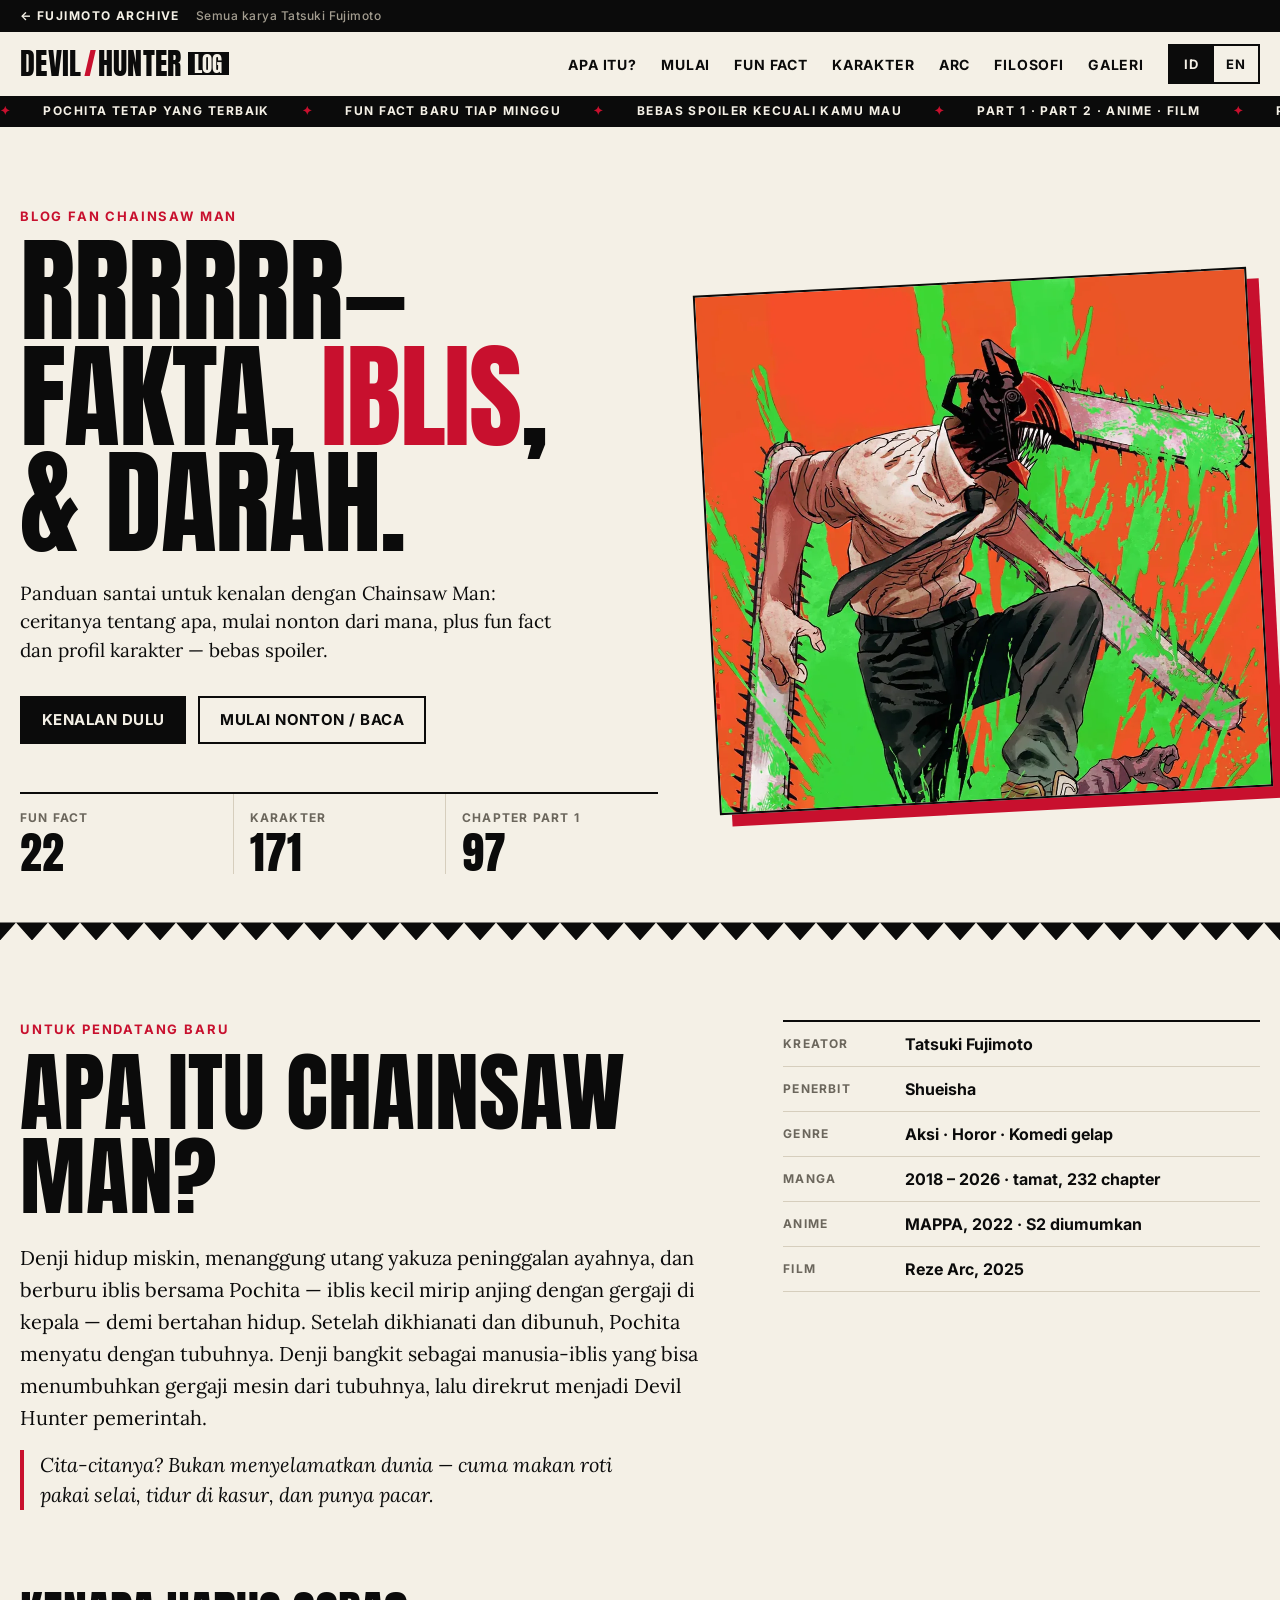
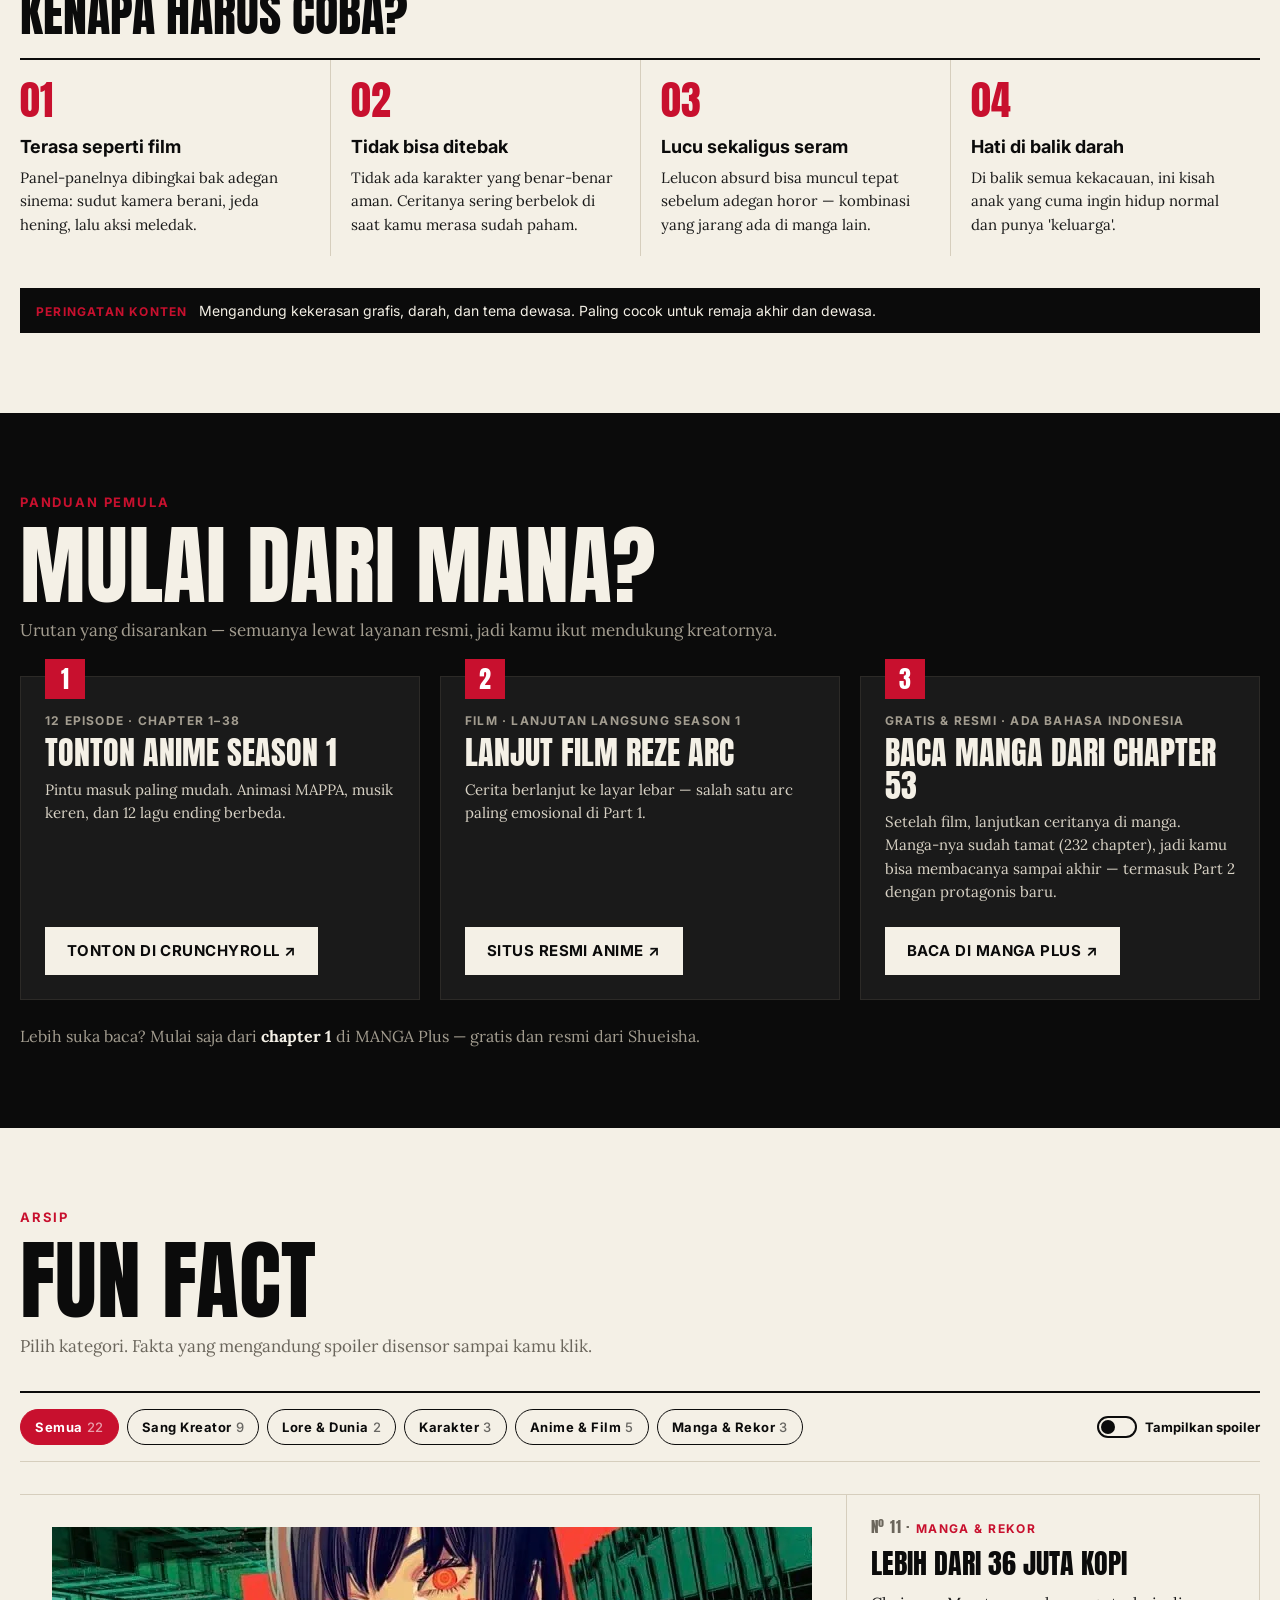
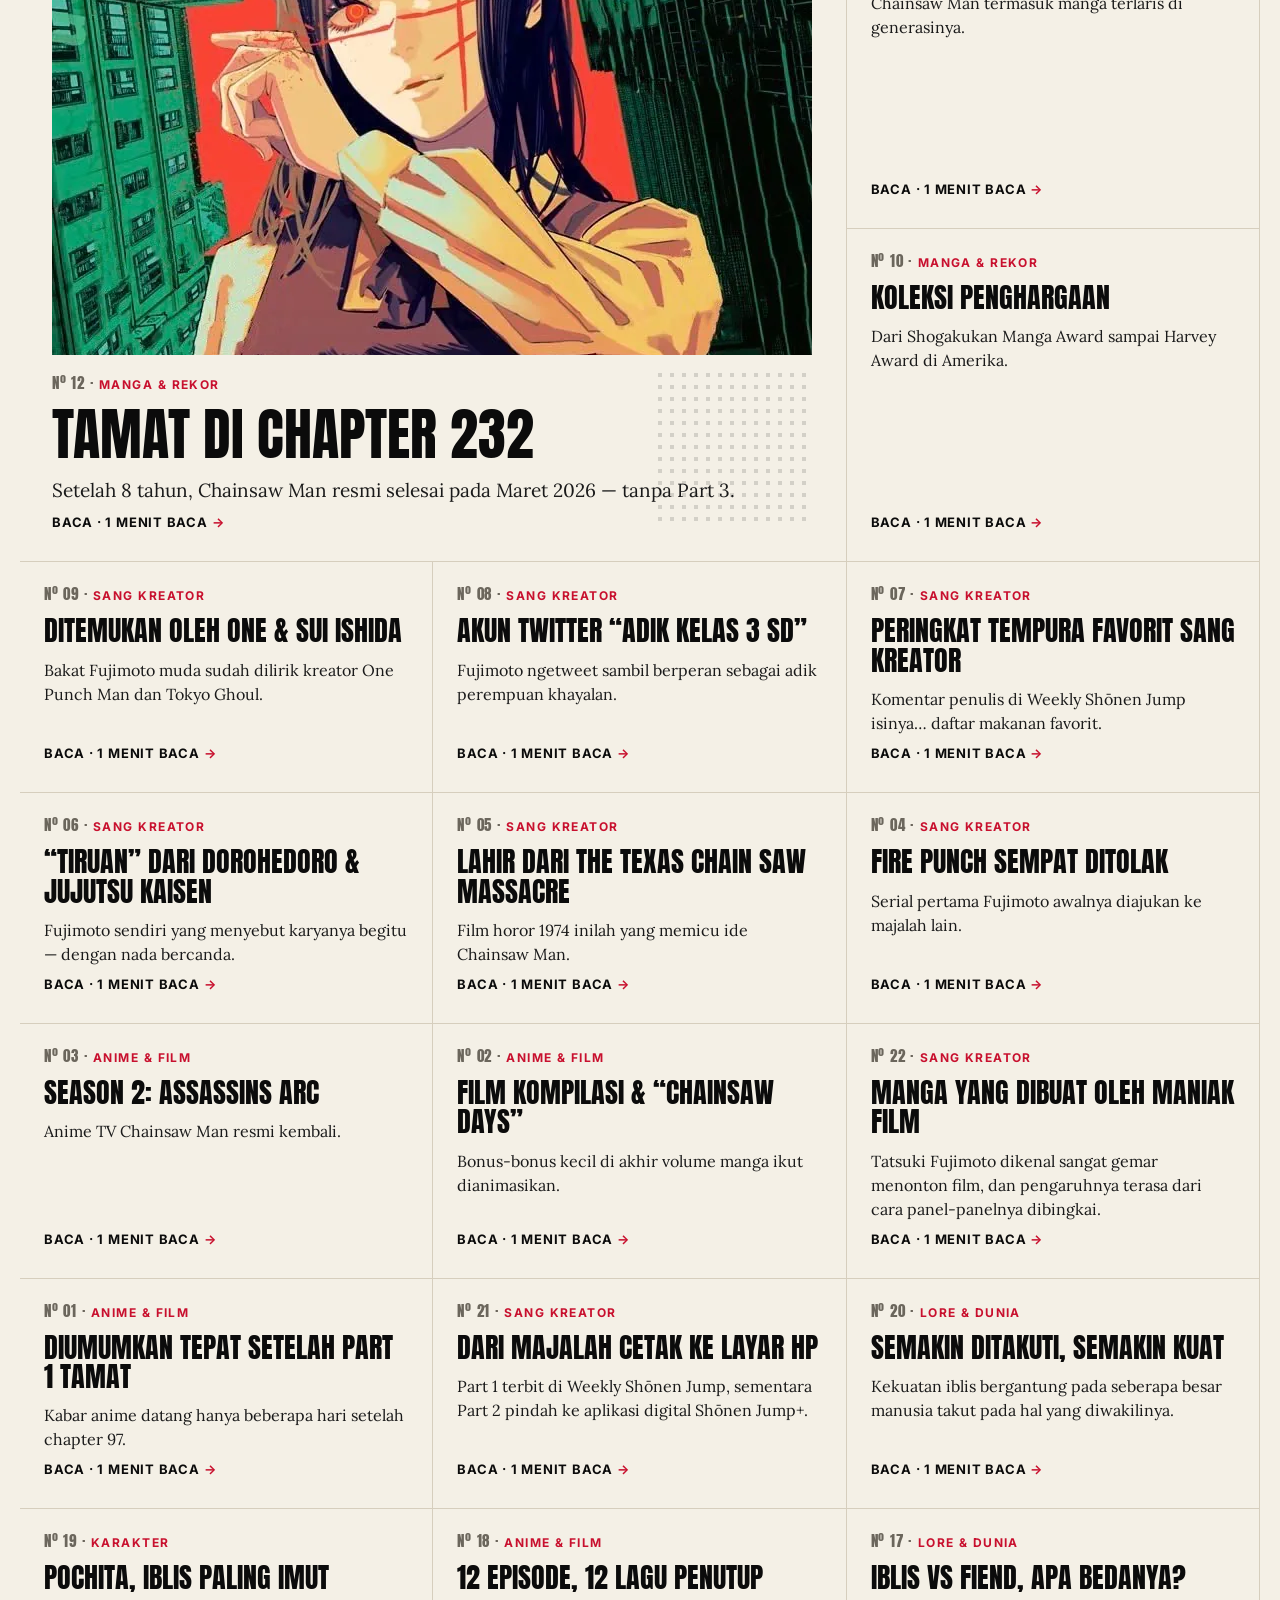
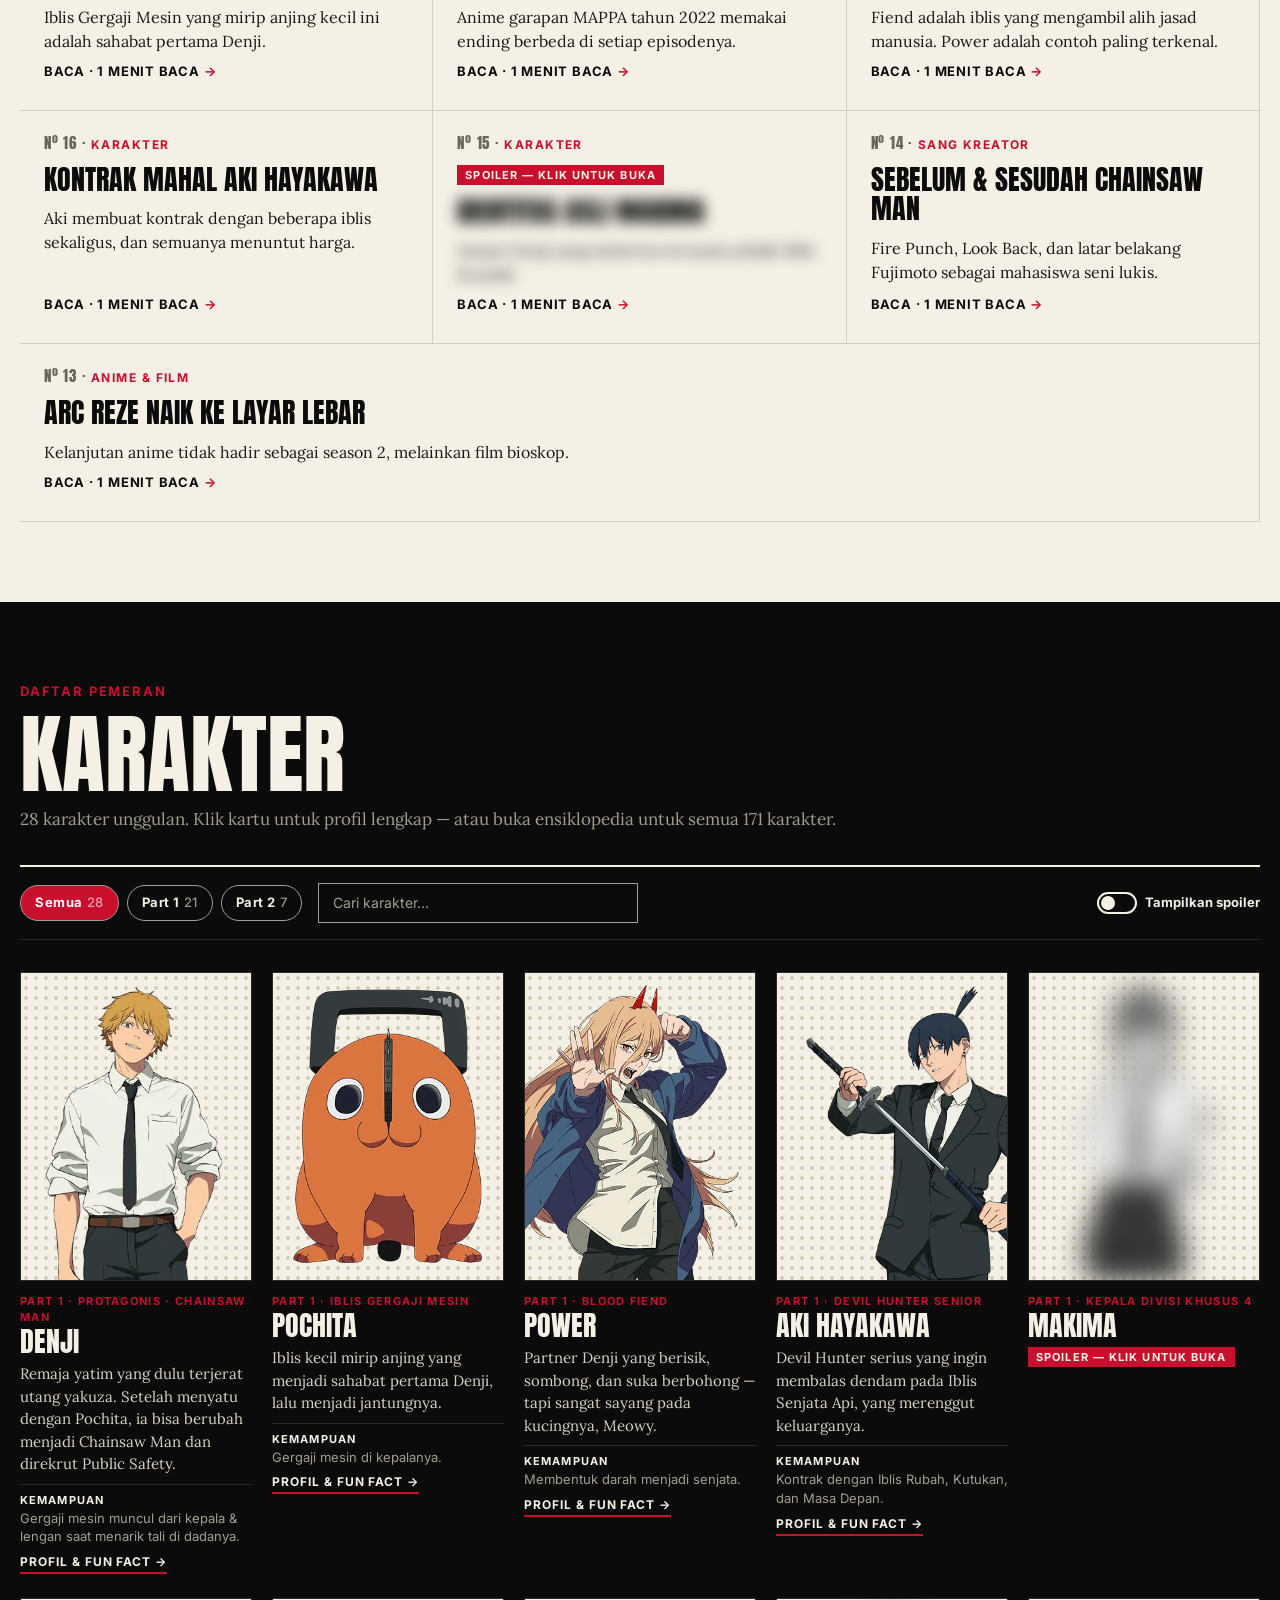
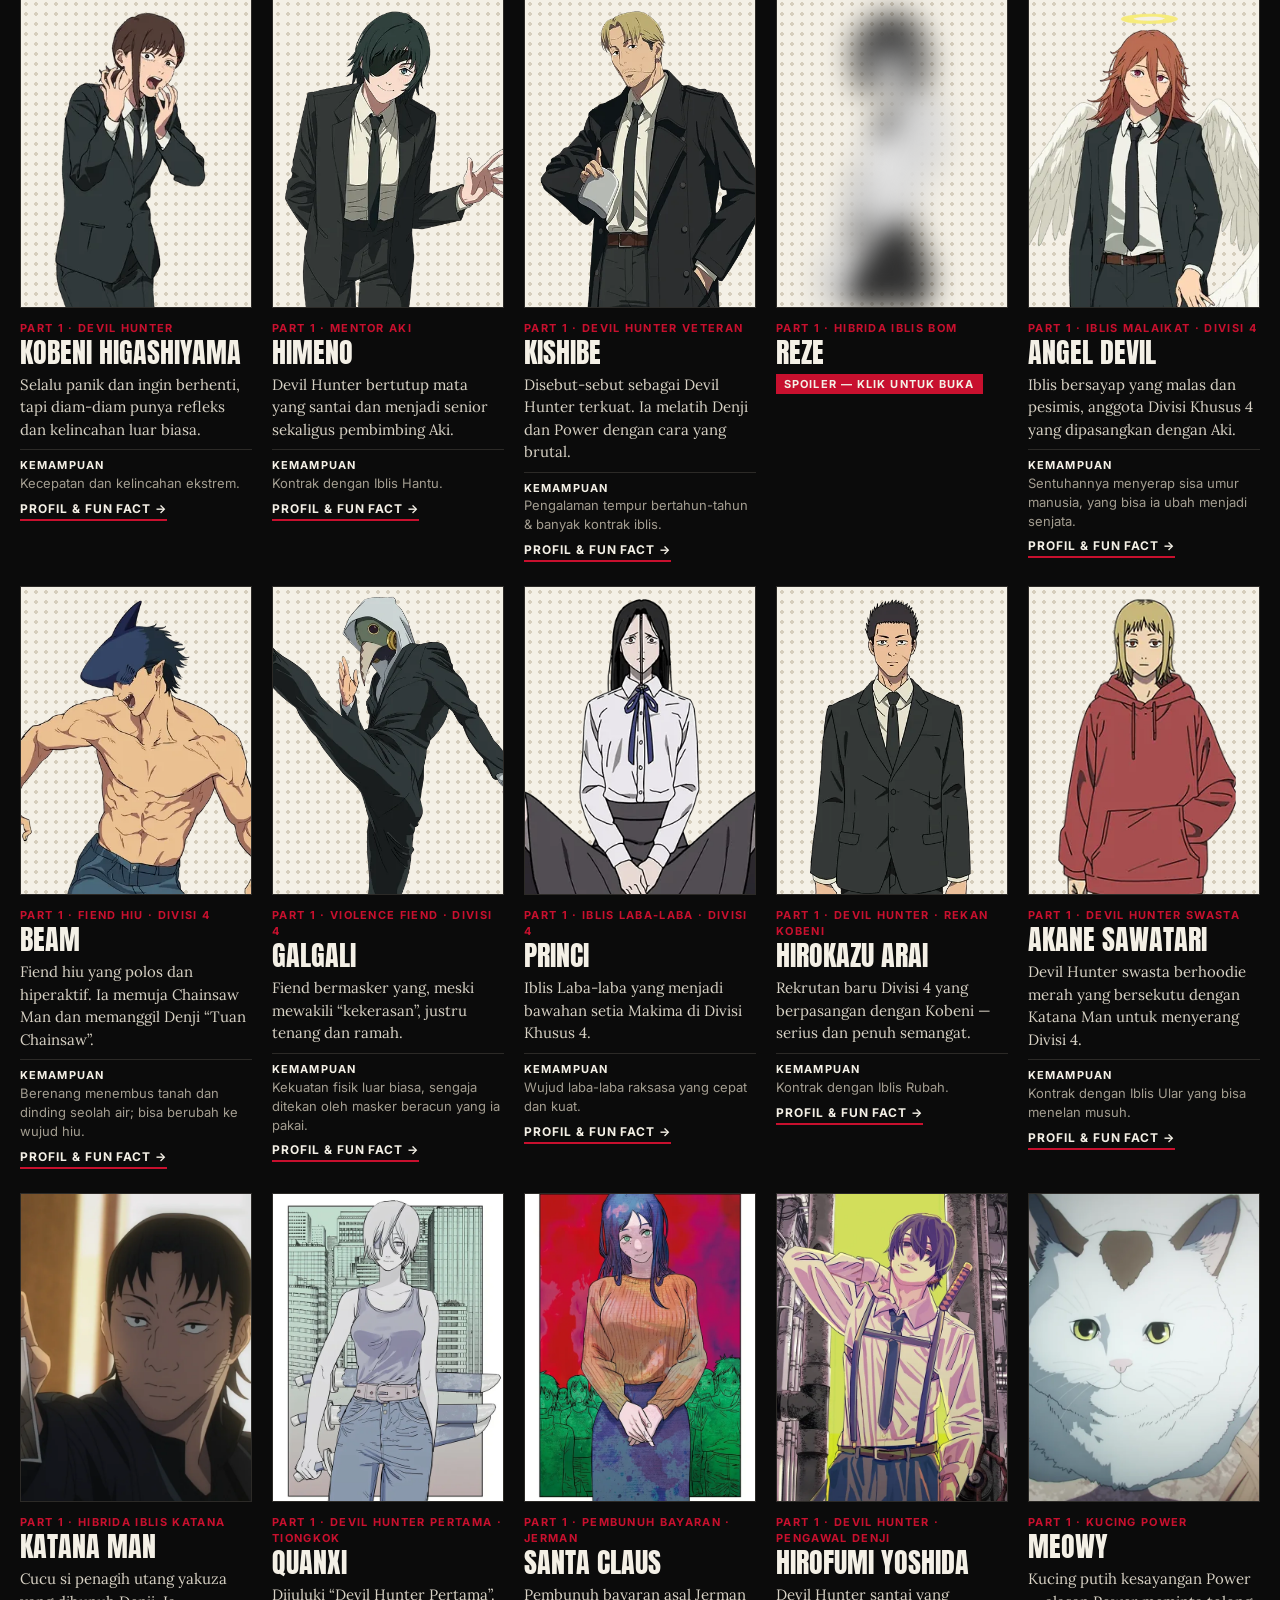
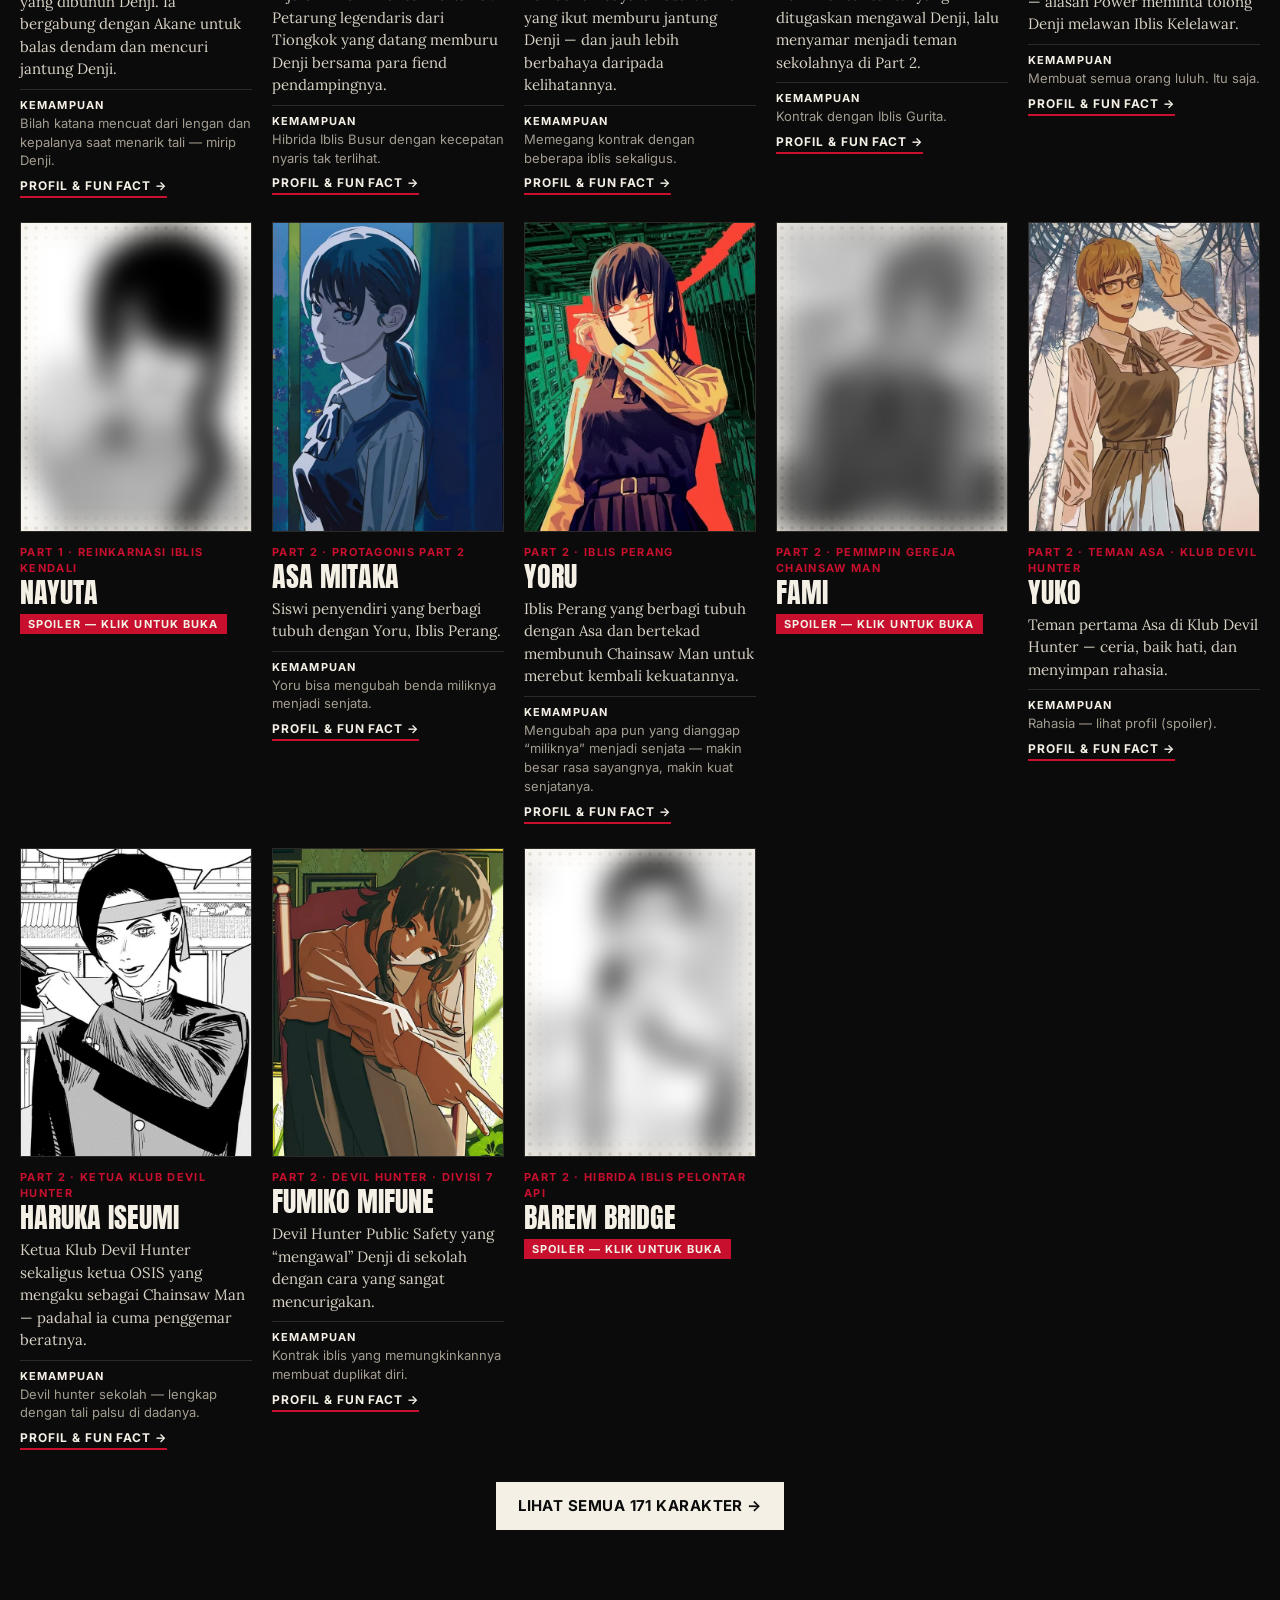
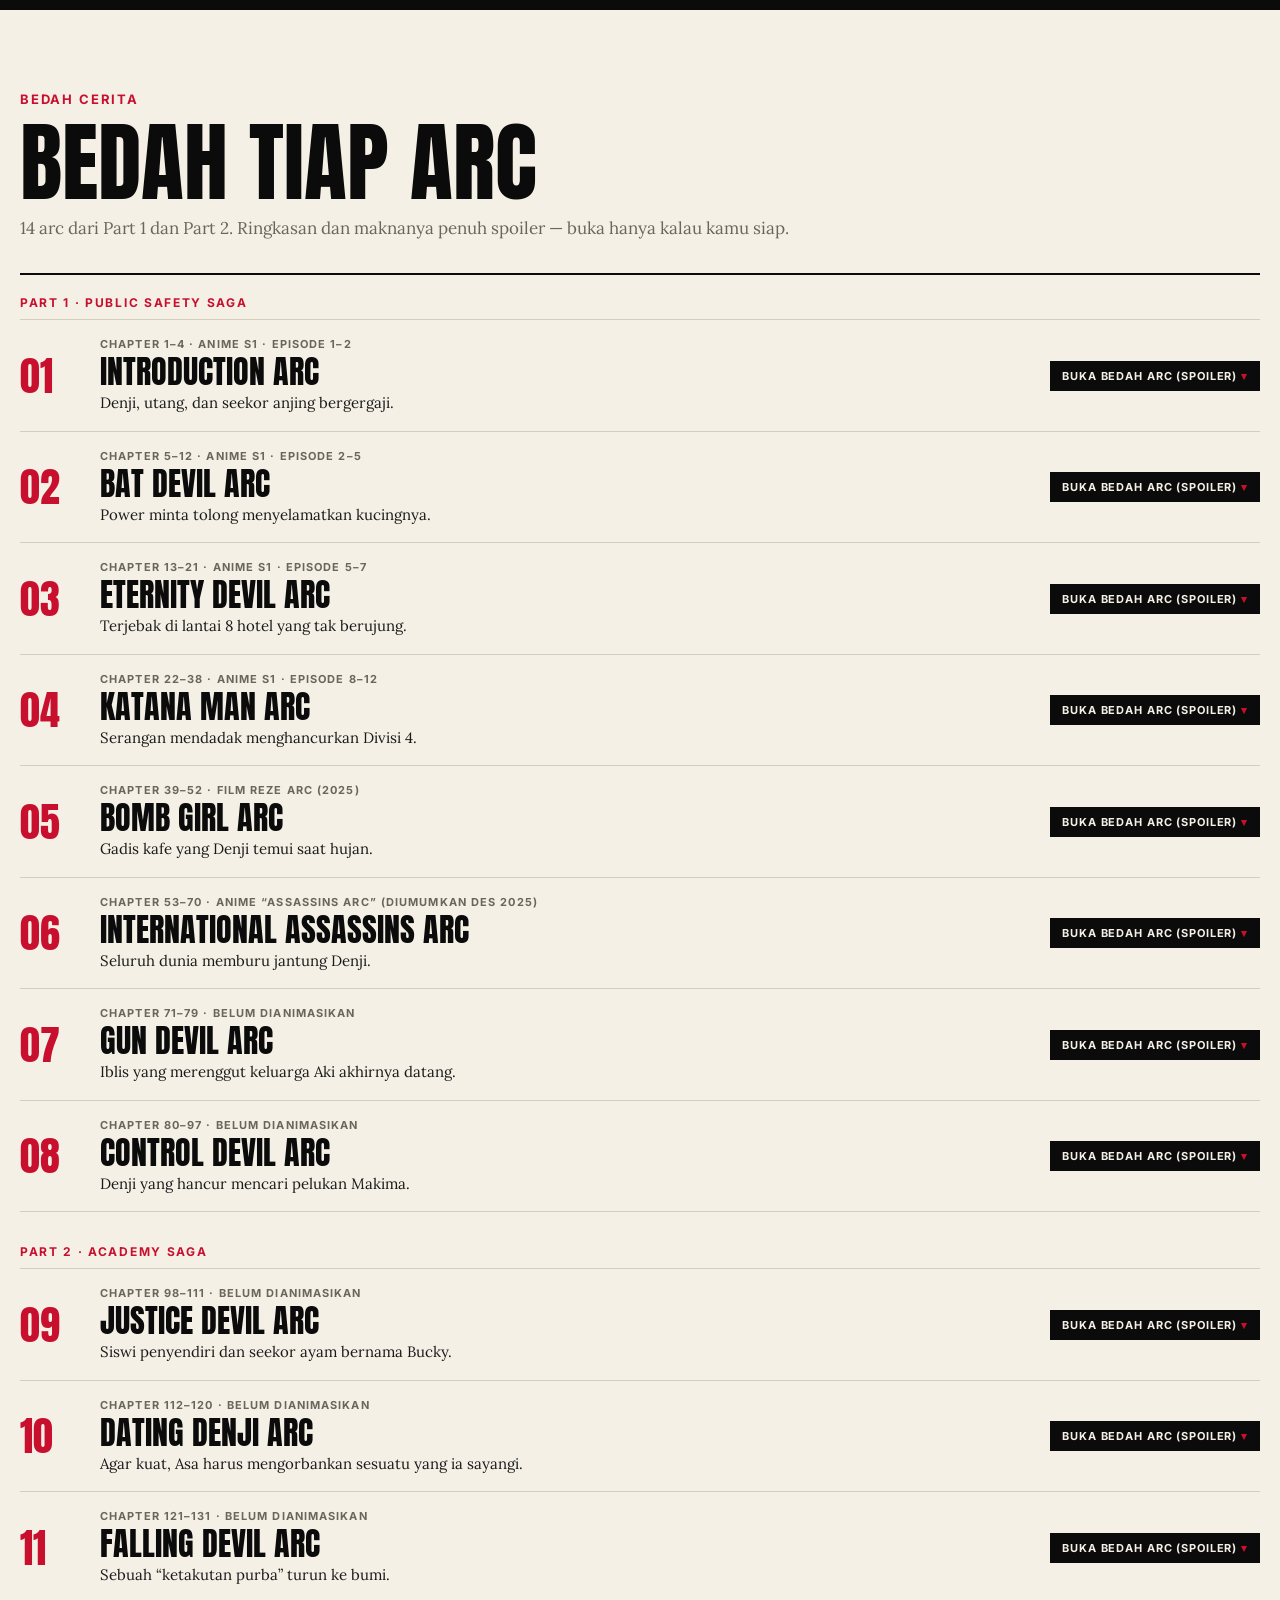
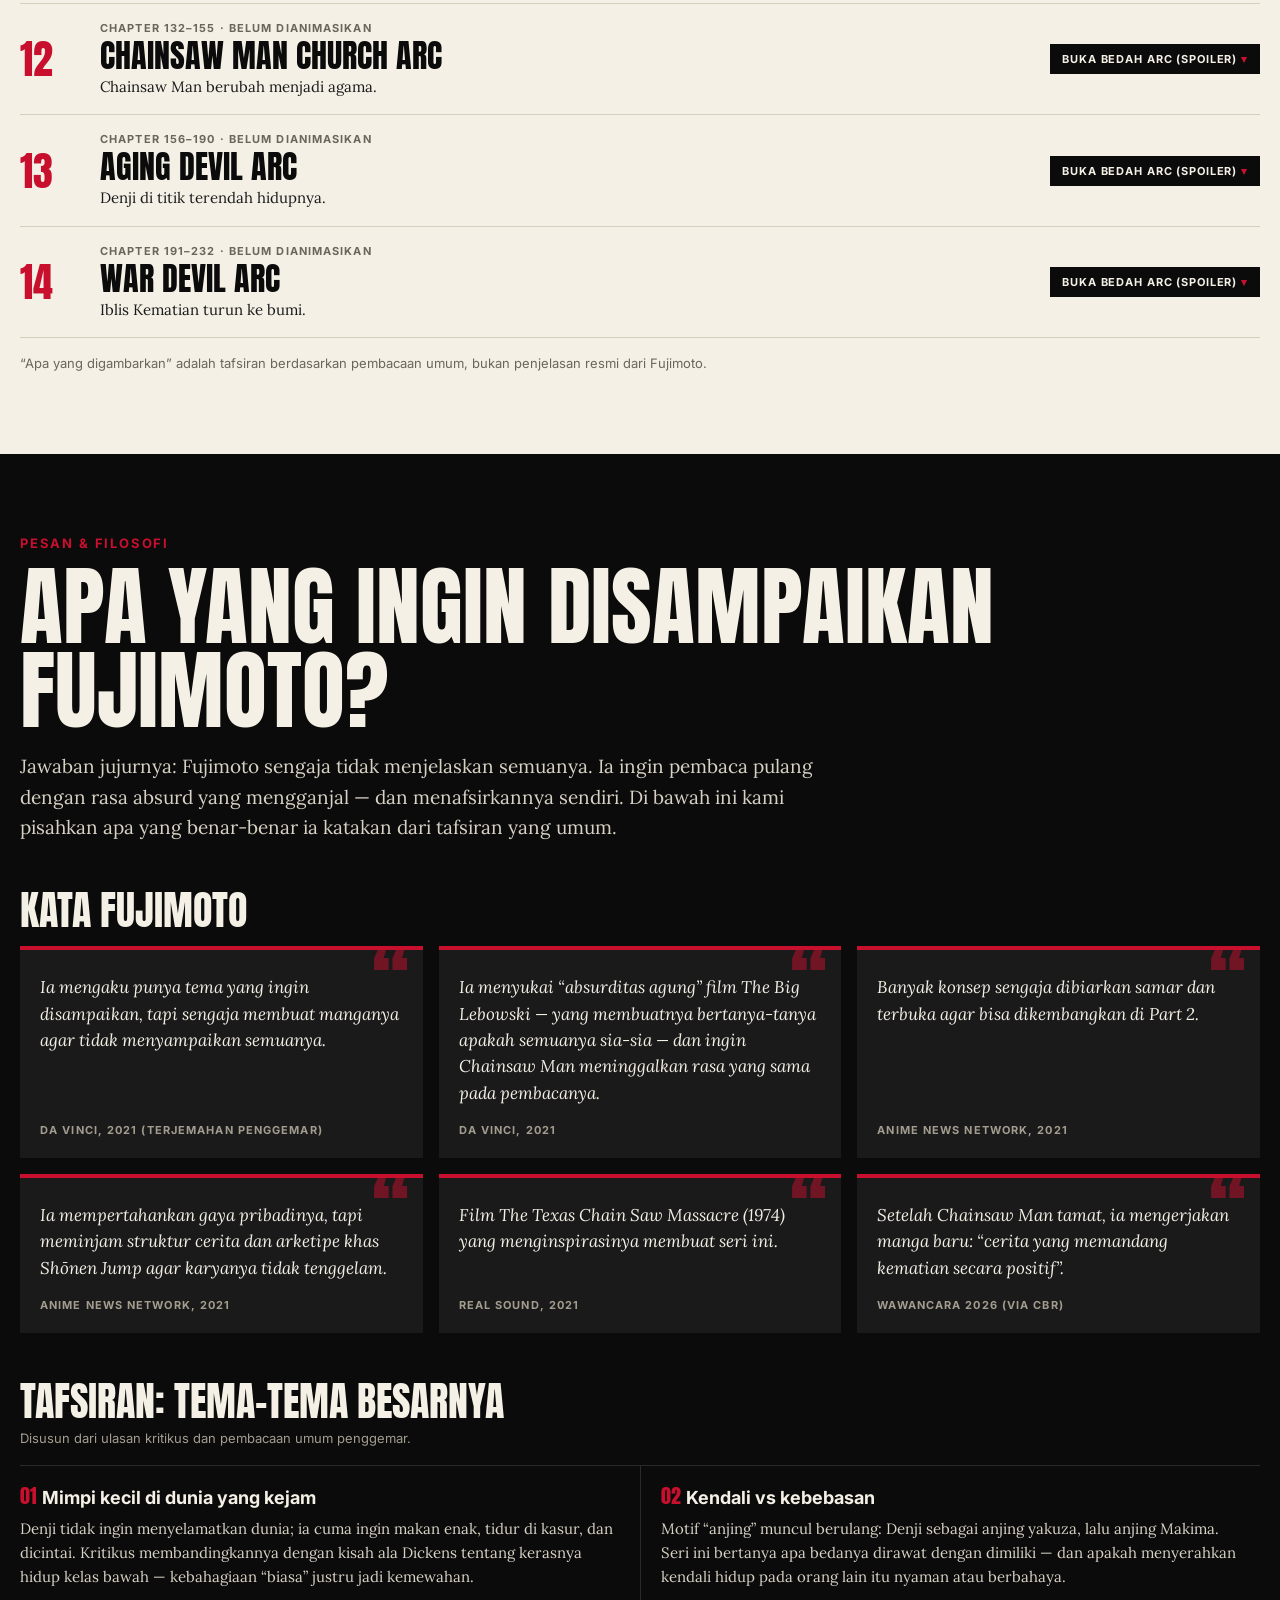
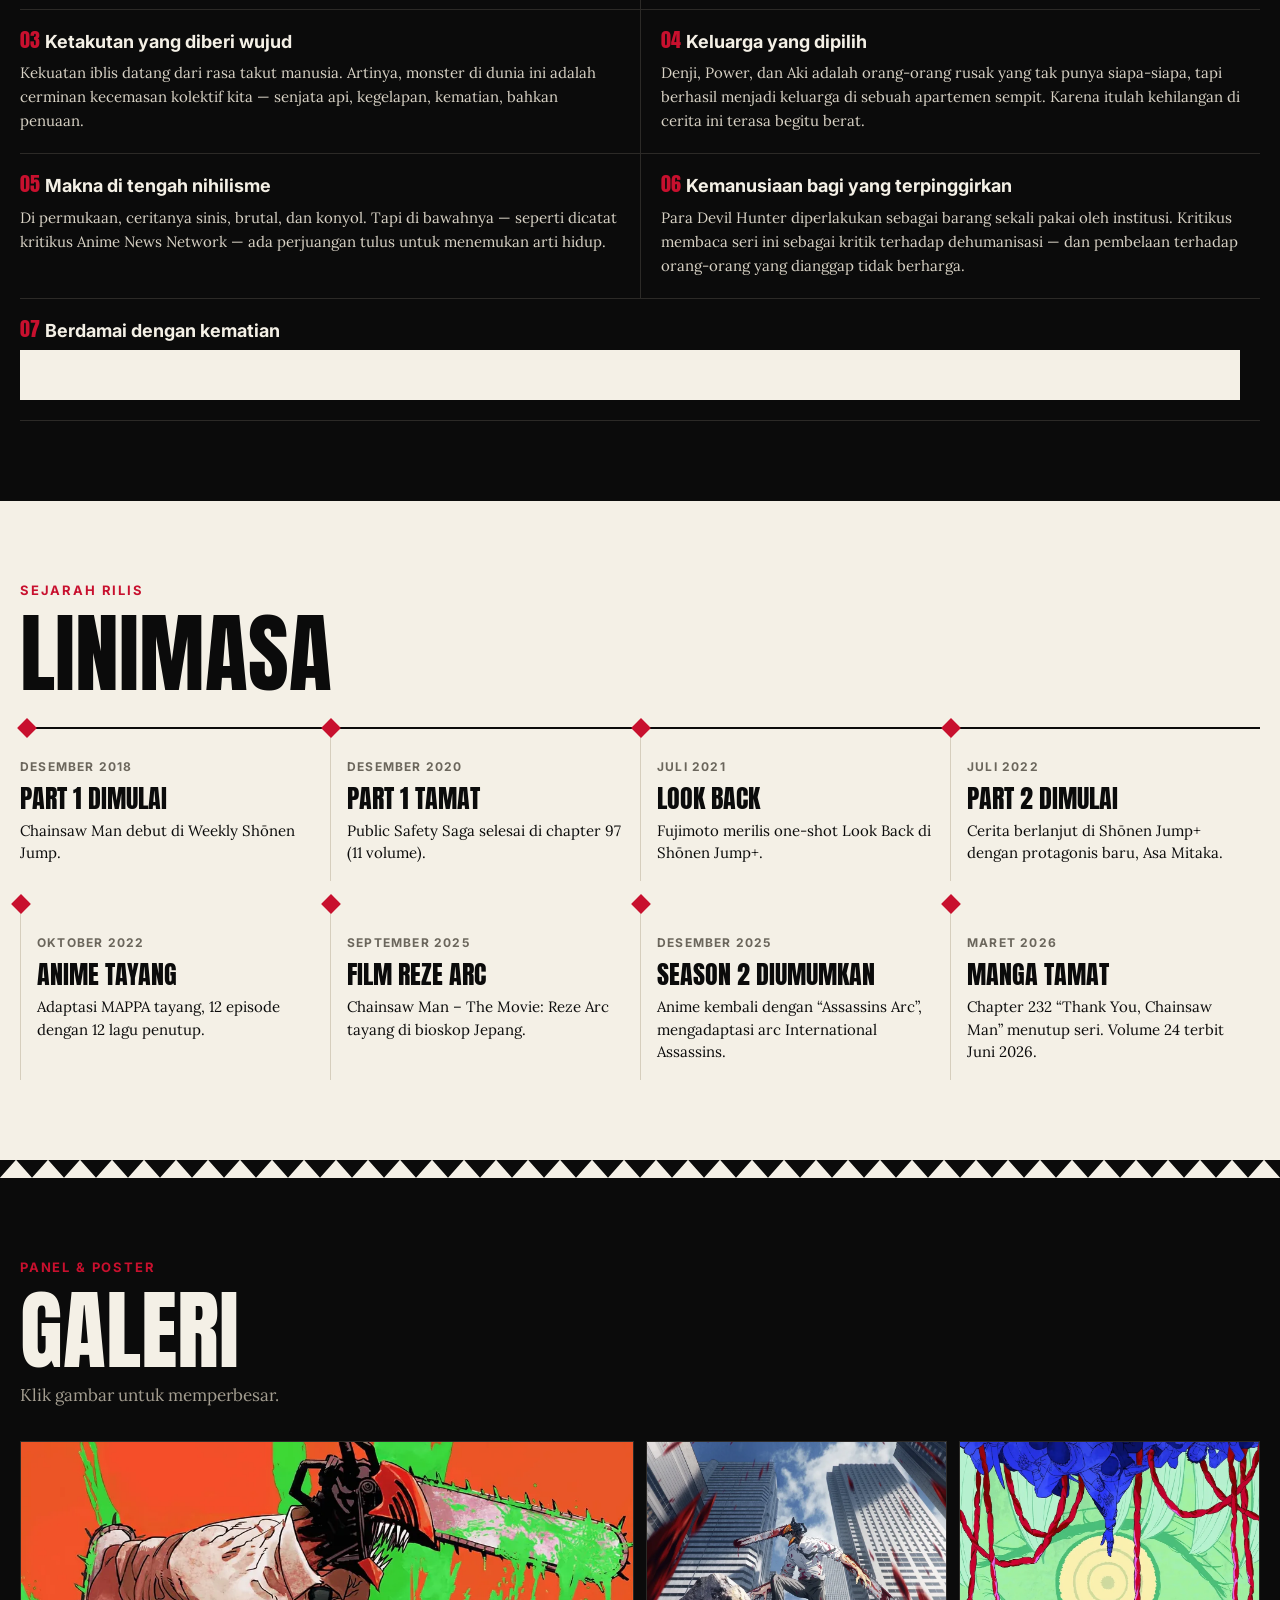
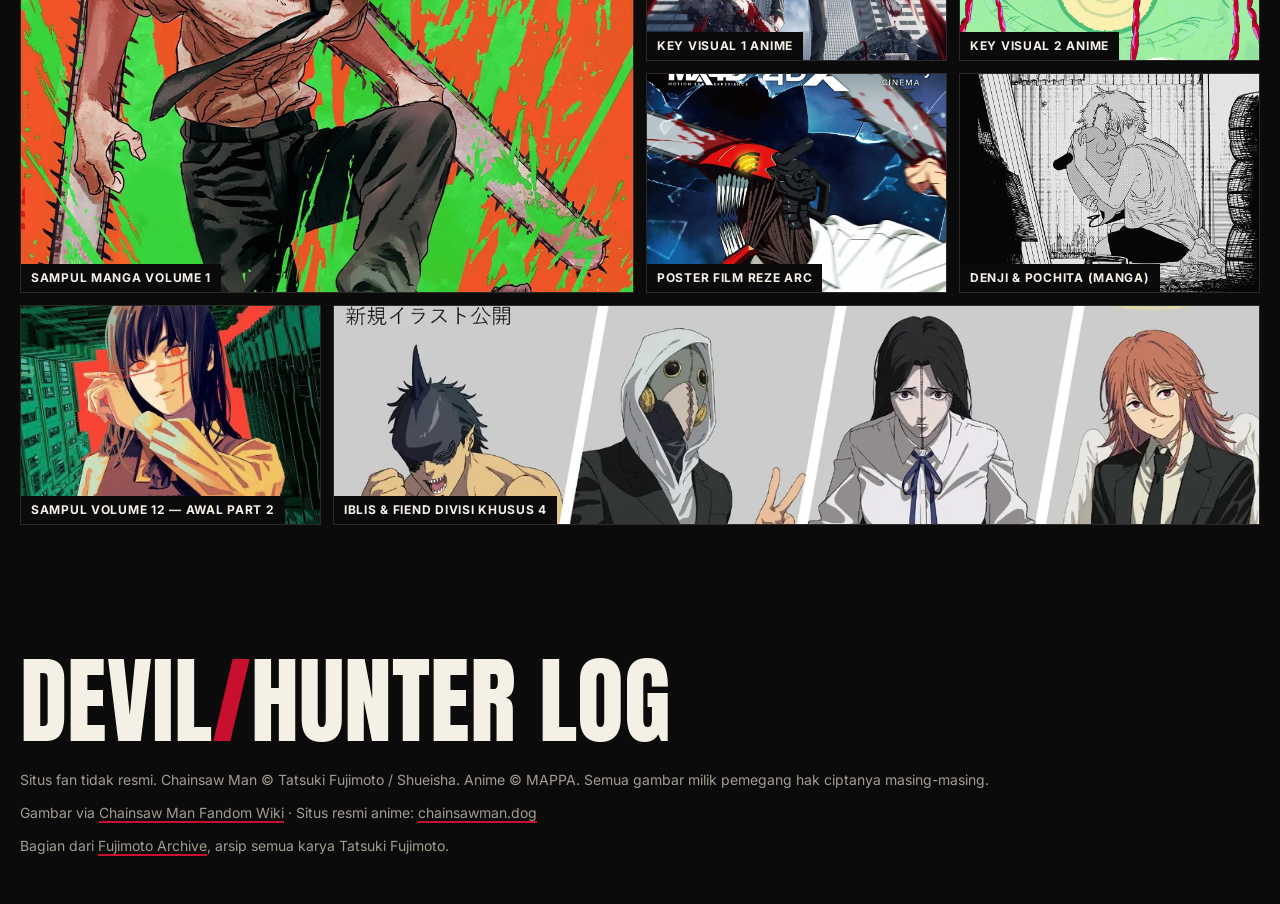
<file: index.html>
<!doctype html>
<html lang="id">
<head>
  <meta charset="utf-8">
  <meta name="viewport" content="width=device-width, initial-scale=1">
  <title>DEVIL HUNTER LOG — Fun Fact Chainsaw Man</title>
  <meta name="description" content="Blog fan Chainsaw Man: fun fact, profil karakter, linimasa rilis, dan galeri.">
  <meta name="theme-color" content="#0b0b0b">
  <meta property="og:type" content="website">
  <meta property="og:title" content="DEVIL HUNTER LOG — Kenalan dengan Chainsaw Man">
  <meta property="og:description" content="Apa itu Chainsaw Man, mulai nonton/baca dari mana, fun fact, dan profil karakter. Bebas spoiler!">
  <meta property="og:url" content="https://dans-vsa.github.io/chainsaw-man-fanblog/">
  <meta property="og:image" content="https://dans-vsa.github.io/chainsaw-man-fanblog/assets/img/og.jpg">
  <meta property="og:image:width" content="1200">
  <meta property="og:image:height" content="630">
  <meta name="twitter:card" content="summary_large_image">
  <link rel="icon" href="assets/img/favicon.png">
  <link rel="preconnect" href="https://fonts.googleapis.com">
  <link rel="preconnect" href="https://fonts.gstatic.com" crossorigin>
  <link href="https://fonts.googleapis.com/css2?family=Anton&family=Inter:wght@400;500;700&family=Lora:ital,wght@0,400;0,700;1,400&display=swap" rel="stylesheet">
  <link rel="stylesheet" href="css/style.css?v=9">
</head>
<body>
  <a class="skip" href="#main" data-i18n="skip">Lewati ke konten</a>
  <div class="network">
    <a class="network__link" href="https://dans-vsa.github.io/fujimoto-archive/"><span aria-hidden="true">←</span> Fujimoto Archive</a>
    <span class="network__sub" data-i18n="net.sub">Semua karya Tatsuki Fujimoto</span>
  </div>

  <header class="masthead">
    <div class="masthead__inner">
      <a class="wordmark" href="#top" aria-label="Devil Hunter Log">
        DEVIL<span class="wordmark__slash" aria-hidden="true">/</span>HUNTER<span class="wordmark__log">LOG</span>
      </a>
      <nav class="nav" aria-label="Utama">
        <button class="nav__toggle" aria-expanded="false" aria-controls="nav-links">
          <span class="sr" data-i18n="menu">Menu</span>
          <span class="nav__burger" aria-hidden="true"></span>
        </button>
        <ul class="nav__links" id="nav-links">
          <li><a href="#intro" data-i18n="nav.intro">Apa itu?</a></li>
          <li><a href="#start" data-i18n="nav.start">Mulai</a></li>
          <li><a href="#facts" data-i18n="nav.facts">Fun Fact</a></li>
          <li><a href="#characters" data-i18n="nav.characters">Karakter</a></li>
          <li><a href="#arcs" data-i18n="nav.arcs">Arc</a></li>
          <li><a href="#philosophy" data-i18n="nav.philosophy">Filosofi</a></li>
          <li><a href="#gallery" data-i18n="nav.gallery">Galeri</a></li>
        </ul>
      </nav>
      <div class="lang" role="group" aria-label="Bahasa / Language">
        <button class="lang__btn" data-lang="id" aria-pressed="true">ID</button>
        <button class="lang__btn" data-lang="en" aria-pressed="false">EN</button>
      </div>
    </div>
    <div class="ticker" aria-hidden="true">
      <div class="ticker__track" id="ticker"></div>
    </div>
  </header>

  <main id="main">
    <!-- Hero -->
    <section class="hero" id="top">
      <div class="hero__art" aria-hidden="true">
        <div class="media media--hero" data-ph="0">
          <img src="assets/img/hero.webp" alt="">
        </div>
        <svg viewBox="0 0 400 400" class="saw">
          <defs>
            <pattern id="dots" width="10" height="10" patternUnits="userSpaceOnUse">
              <circle cx="5" cy="5" r="2.2" fill="#0b0b0b"/>
            </pattern>
          </defs>
          <circle cx="200" cy="200" r="190" fill="url(#dots)" opacity=".18"/>
          <g class="saw__blade">
            <rect x="60" y="170" width="300" height="60" fill="#0b0b0b"/>
            <path d="M60 170 l15 -18 l15 18 l15 -18 l15 18 l15 -18 l15 18 l15 -18 l15 18 l15 -18 l15 18 l15 -18 l15 18 l15 -18 l15 18 l15 -18 l15 18 l15 -18 l15 18 l15 -18 l15 18Z" fill="#0b0b0b"/>
            <path d="M60 230 l15 18 l15 -18 l15 18 l15 -18 l15 18 l15 -18 l15 18 l15 -18 l15 18 l15 -18 l15 18 l15 -18 l15 18 l15 -18 l15 18 l15 -18 l15 18 l15 -18 l15 18 l15 -18Z" fill="#0b0b0b"/>
          </g>
          <rect x="20" y="150" width="70" height="100" fill="#c8102e"/>
          <rect x="34" y="186" width="42" height="8" fill="#f4f0e6"/>
          <rect x="34" y="204" width="42" height="8" fill="#f4f0e6"/>
          <path d="M0 330 L400 60" stroke="#c8102e" stroke-width="16"/>
        </svg>
      </div>
      <div class="hero__copy">
        <p class="eyebrow" data-i18n="hero.eyebrow">Blog Fan Chainsaw Man</p>
        <h1 class="hero__title" data-i18n-html="hero.title">Rrrrrr—<br>fakta, <em>iblis</em>,<br>&amp; darah.</h1>
        <p class="hero__lead" data-i18n="hero.lead">Fun fact, profil karakter, dan sejarah rilis karya Tatsuki Fujimoto — dikemas ala majalah.</p>
        <div class="hero__cta">
          <a class="btn btn--primary" href="#intro" data-i18n="hero.cta1">Kenalan dulu</a>
          <a class="btn btn--outline" href="#start" data-i18n="hero.cta2">Mulai nonton / baca</a>
        </div>
        <dl class="stats">
          <div><dt data-i18n="stats.facts">Fun fact</dt><dd id="stat-facts">—</dd></div>
          <div><dt data-i18n="stats.chars">Karakter</dt><dd id="stat-chars">—</dd></div>
          <div><dt data-i18n="stats.chapters">Chapter Part 1</dt><dd>97</dd></div>
        </dl>
      </div>
    </section>

    <div class="teeth" aria-hidden="true"></div>

    <!-- Intro: apa itu Chainsaw Man -->
    <section class="section intro" id="intro" aria-labelledby="intro-title">
      <div class="intro__grid">
        <div>
          <p class="eyebrow" data-i18n="intro.eyebrow">Untuk pendatang baru</p>
          <h2 class="section__title" id="intro-title" data-i18n="intro.title">Apa itu Chainsaw Man?</h2>
          <p class="intro__lead" data-i18n="intro.lead"></p>
          <p class="intro__dream" data-i18n="intro.dream"></p>
        </div>
        <dl class="specs" id="intro-specs"></dl>
      </div>

      <h3 class="intro__why" data-i18n="intro.whyTitle">Kenapa harus coba?</h3>
      <ol class="reasons" id="intro-reasons"></ol>

      <p class="warning"><b data-i18n="intro.warnLabel">Peringatan konten</b> <span data-i18n="intro.warn"></span></p>
    </section>

    <!-- Start: urutan nonton/baca -->
    <section class="section section--ink" id="start" aria-labelledby="start-title">
      <div class="section__head">
        <p class="eyebrow" data-i18n="start.eyebrow">Panduan pemula</p>
        <h2 class="section__title" id="start-title" data-i18n="start.title">Mulai dari Mana?</h2>
        <p class="section__sub" data-i18n="start.sub">Urutan yang disarankan — semuanya lewat layanan resmi, jadi kamu ikut mendukung kreatornya.</p>
      </div>
      <ol class="steps" id="start-steps"></ol>
      <p class="steps__alt" data-i18n-html="start.alt"></p>
    </section>

    <!-- Fun facts -->
    <section class="section" id="facts" aria-labelledby="facts-title">
      <div class="section__head">
        <p class="eyebrow" data-i18n="facts.eyebrow">Arsip</p>
        <h2 class="section__title" id="facts-title" data-i18n="facts.title">Fun Fact</h2>
        <p class="section__sub" data-i18n="facts.sub">Pilih kategori. Fakta yang mengandung spoiler disensor sampai kamu klik.</p>
      </div>
      <div class="toolbar">
        <div class="chips" id="fact-filters" role="tablist" aria-label="Kategori"></div>
        <label class="switch">
          <input type="checkbox" class="spoiler-toggle">
          <span class="switch__track" aria-hidden="true"></span>
          <span data-i18n="facts.showSpoilers">Tampilkan spoiler</span>
        </label>
      </div>
      <div class="facts" id="facts-grid"></div>
    </section>

    <!-- Characters -->
    <section class="section section--ink" id="characters" aria-labelledby="chars-title">
      <div class="section__head">
        <p class="eyebrow" data-i18n="chars.eyebrow">Daftar Pemeran</p>
        <h2 class="section__title" id="chars-title" data-i18n="chars.title">Karakter</h2>
        <p class="section__sub" data-i18n="chars.sub">Para Devil Hunter, iblis, dan fiend yang menghidupkan ceritanya.</p>
      </div>
      <div class="toolbar toolbar--ink">
        <div class="chips chips--ink" id="char-filters" aria-label="Part"></div>
        <label class="search">
          <span class="sr" data-i18n="chars.search">Cari karakter</span>
          <input type="search" id="char-search" data-i18n-ph="chars.search" placeholder="Cari karakter…" autocomplete="off">
        </label>
        <label class="switch switch--ink">
          <input type="checkbox" class="spoiler-toggle">
          <span class="switch__track" aria-hidden="true"></span>
          <span data-i18n="facts.showSpoilers">Tampilkan spoiler</span>
        </label>
      </div>
      <div class="chars" id="chars-grid"></div>
      <p class="chars__more"><a class="btn btn--light" href="karakter.html" data-i18n="chars.seeAll">Lihat semua 171 karakter →</a></p>
    </section>

    <!-- Bedah arc -->
    <section class="section" id="arcs" aria-labelledby="arcs-title">
      <div class="section__head">
        <p class="eyebrow" data-i18n="arcs.eyebrow">Bedah Cerita</p>
        <h2 class="section__title" id="arcs-title" data-i18n="arcs.title">Bedah Tiap Arc</h2>
        <p class="section__sub" data-i18n="arcs.sub"></p>
      </div>
      <div class="arcs" id="arcs-list"></div>
      <p class="arcs__note" data-i18n="arcs.note"></p>
    </section>

    <!-- Filosofi -->
    <section class="section section--ink" id="philosophy" aria-labelledby="phil-title">
      <div class="section__head">
        <p class="eyebrow" data-i18n="phil.eyebrow">Pesan & Filosofi</p>
        <h2 class="section__title" id="phil-title" data-i18n="phil.title"></h2>
        <p class="phil__lead" data-i18n="phil.lead"></p>
      </div>
      <h3 class="phil__h" data-i18n="phil.said">Kata Fujimoto</h3>
      <ul class="quotes" id="phil-said"></ul>
      <h3 class="phil__h" data-i18n="phil.themes">Tafsiran</h3>
      <p class="phil__note" data-i18n="phil.themesNote"></p>
      <ol class="themes" id="phil-themes"></ol>
    </section>

    <!-- Timeline -->
    <section class="section" id="timeline" aria-labelledby="timeline-title">
      <div class="section__head">
        <p class="eyebrow" data-i18n="timeline.eyebrow">Sejarah Rilis</p>
        <h2 class="section__title" id="timeline-title" data-i18n="timeline.title">Linimasa</h2>
      </div>
      <ol class="timeline" id="timeline-list"></ol>
    </section>

    <div class="teeth" aria-hidden="true"></div>

    <!-- Gallery -->
    <section class="section section--ink" id="gallery" aria-labelledby="gallery-title">
      <div class="section__head">
        <p class="eyebrow" data-i18n="gallery.eyebrow">Panel & Poster</p>
        <h2 class="section__title" id="gallery-title" data-i18n="gallery.title">Galeri</h2>
        <p class="section__sub" data-i18n="gallery.sub">Klik gambar untuk memperbesar.</p>
      </div>
      <div class="gallery" id="gallery-grid"></div>
    </section>
  </main>

  <footer class="footer">
    <div class="footer__inner">
      <p class="footer__mark">DEVIL<span>/</span>HUNTER LOG</p>
      <p class="footer__note" data-i18n="footer.note">Situs fan tidak resmi. Chainsaw Man © Tatsuki Fujimoto / Shueisha. Anime © MAPPA. Semua gambar milik pemegang hak ciptanya masing-masing.</p>
      <p class="footer__note"><span data-i18n="footer.credit">Gambar via</span> <a class="inline-link" href="https://chainsaw-man.fandom.com/" target="_blank" rel="noopener">Chainsaw Man Fandom Wiki</a> · <span data-i18n="footer.official">Situs resmi anime:</span> <a class="inline-link" href="https://chainsawman.dog/" target="_blank" rel="noopener">chainsawman.dog</a></p>
      <p class="footer__note"><span data-i18n="footer.network">Bagian dari</span> <a class="inline-link" href="https://dans-vsa.github.io/fujimoto-archive/">Fujimoto Archive</a>, <span data-i18n="footer.networkSub">arsip semua karya Tatsuki Fujimoto.</span></p>
    </div>
  </footer>

  <!-- Article dialog -->
  <dialog class="article" id="article" aria-labelledby="article-title">
    <div class="article__inner">
      <button class="article__close" data-close data-i18n-aria="close" aria-label="Tutup">×</button>
      <div id="article-cover"></div>
      <p class="eyebrow" id="article-cat"></p>
      <h2 class="article__title" id="article-title"></h2>
      <p class="byline" id="article-meta"></p>
      <div class="article__body" id="article-body"></div>
      <div class="article__share">
        <button class="btn btn--primary" id="share-btn" data-i18n="share.btn">Bagikan fakta ini</button>
        <span class="toast" id="share-toast" role="status" aria-live="polite"></span>
      </div>
    </div>
  </dialog>

  <!-- Profil karakter -->
  <dialog class="article profile" id="profile" aria-labelledby="profile-name">
    <div class="article__inner">
      <button class="article__close" data-close data-i18n-aria="close" aria-label="Tutup">×</button>
      <div class="profile__grid">
        <div id="profile-img"></div>
        <div>
          <p class="eyebrow" id="profile-role"></p>
          <h2 class="article__title" id="profile-name"></h2>
          <p class="profile__jp" id="profile-jp" lang="ja"></p>
          <p class="profile__bio" id="profile-bio"></p>
          <dl class="profile__table" id="profile-table"></dl>
        </div>
      </div>
      <h3 class="profile__h" data-i18n="profile.facts">Fun Fact</h3>
      <ol class="profile__facts" id="profile-facts"></ol>
      <h3 class="profile__h" data-i18n="profile.history">Riwayat</h3>
      <div class="profile__history" id="profile-history"></div>
      <p class="profile__hint" data-i18n="profile.hint">Blok hitam = spoiler. Klik untuk membuka.</p>
      <p class="profile__wiki" id="profile-wiki"></p>
      <div class="profile__nav">
        <button class="btn btn--outline" id="profile-prev" data-i18n="profile.prev">← Sebelumnya</button>
        <button class="btn btn--outline" id="profile-next" data-i18n="profile.next">Berikutnya →</button>
      </div>
    </div>
  </dialog>

  <!-- Lightbox -->
  <dialog class="lightbox" id="lightbox" aria-label="Gambar">
    <button class="article__close lightbox__close" data-close data-i18n-aria="close" aria-label="Tutup">×</button>
    <figure>
      <img id="lightbox-img" alt="">
      <figcaption id="lightbox-cap"></figcaption>
    </figure>
  </dialog>

  <script src="js/i18n.js?v=9"></script>
  <script src="js/posts.js?v=9"></script>
  <script src="js/content.js?v=9"></script>
  <script src="js/characters-detail.js?v=9"></script>
  <script src="js/arcs.js?v=9"></script>
  <script src="js/app.js?v=9"></script>
</body>
</html>
</file>
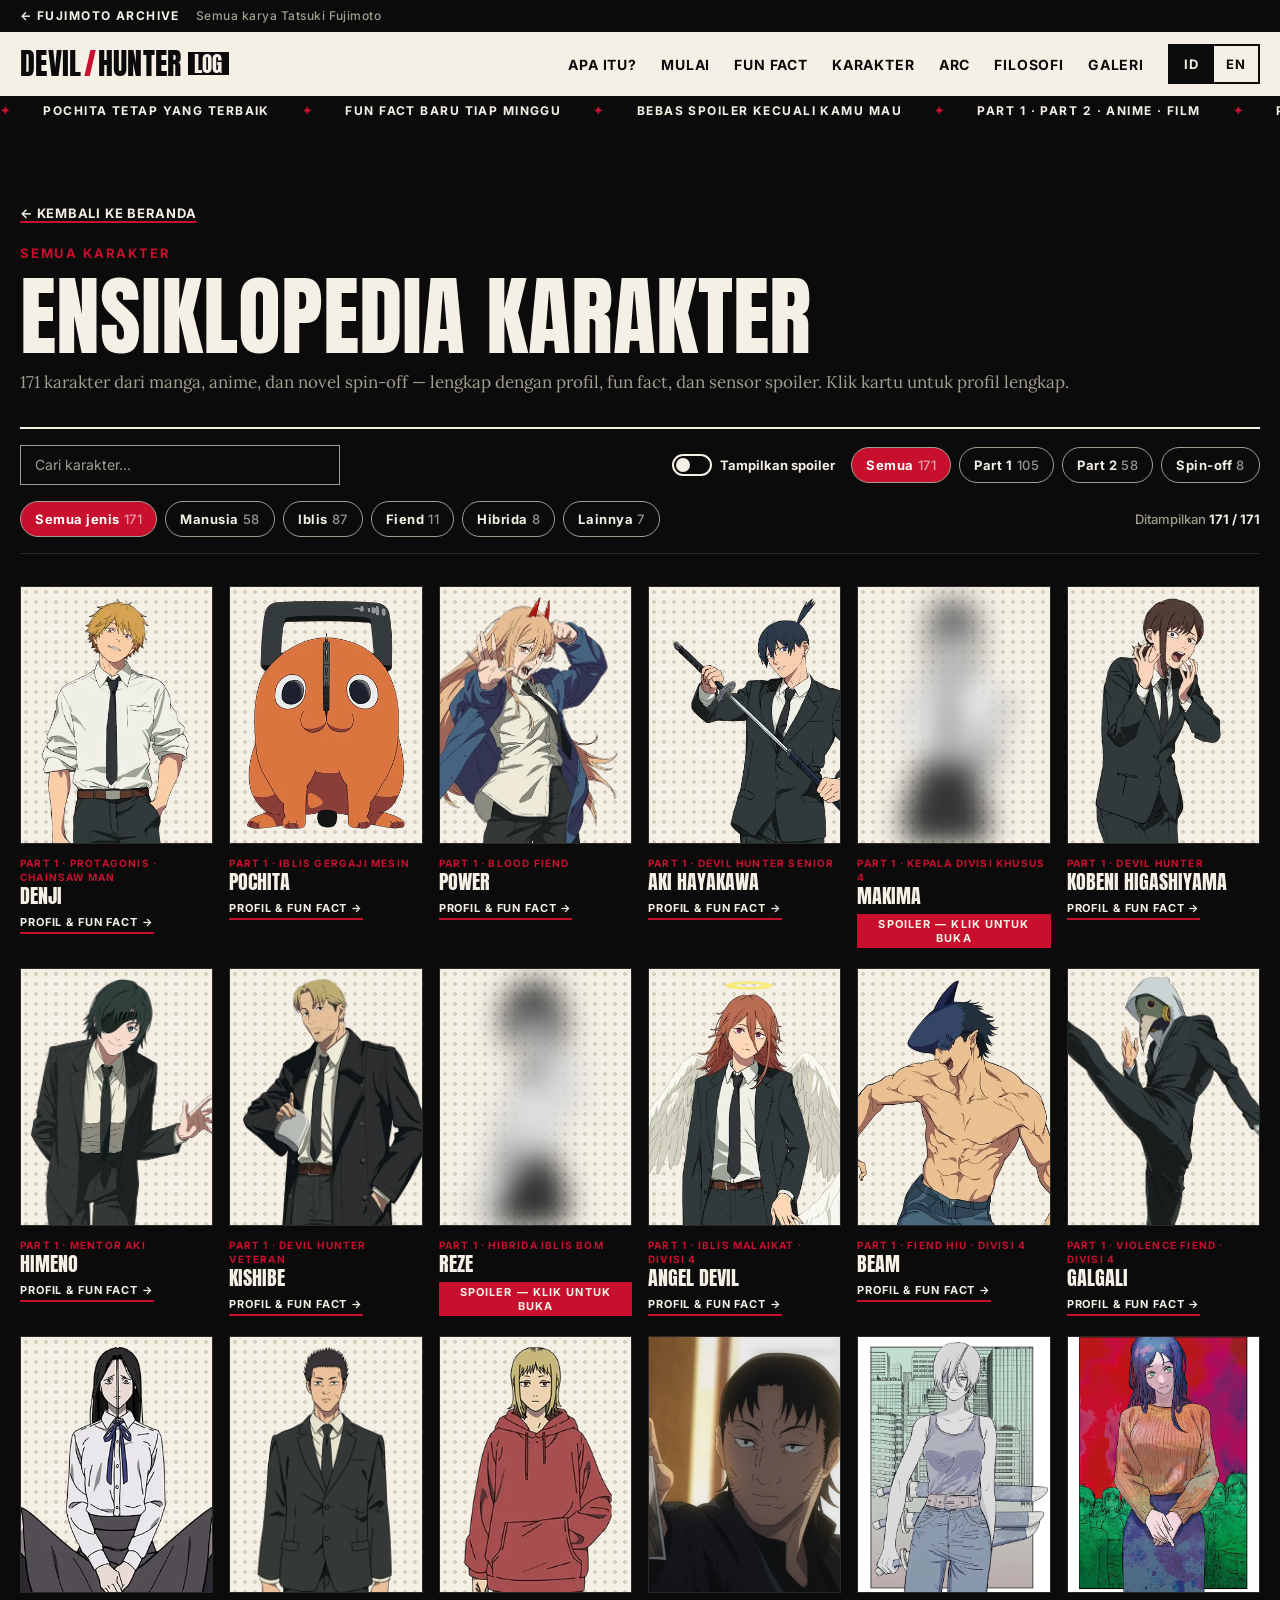
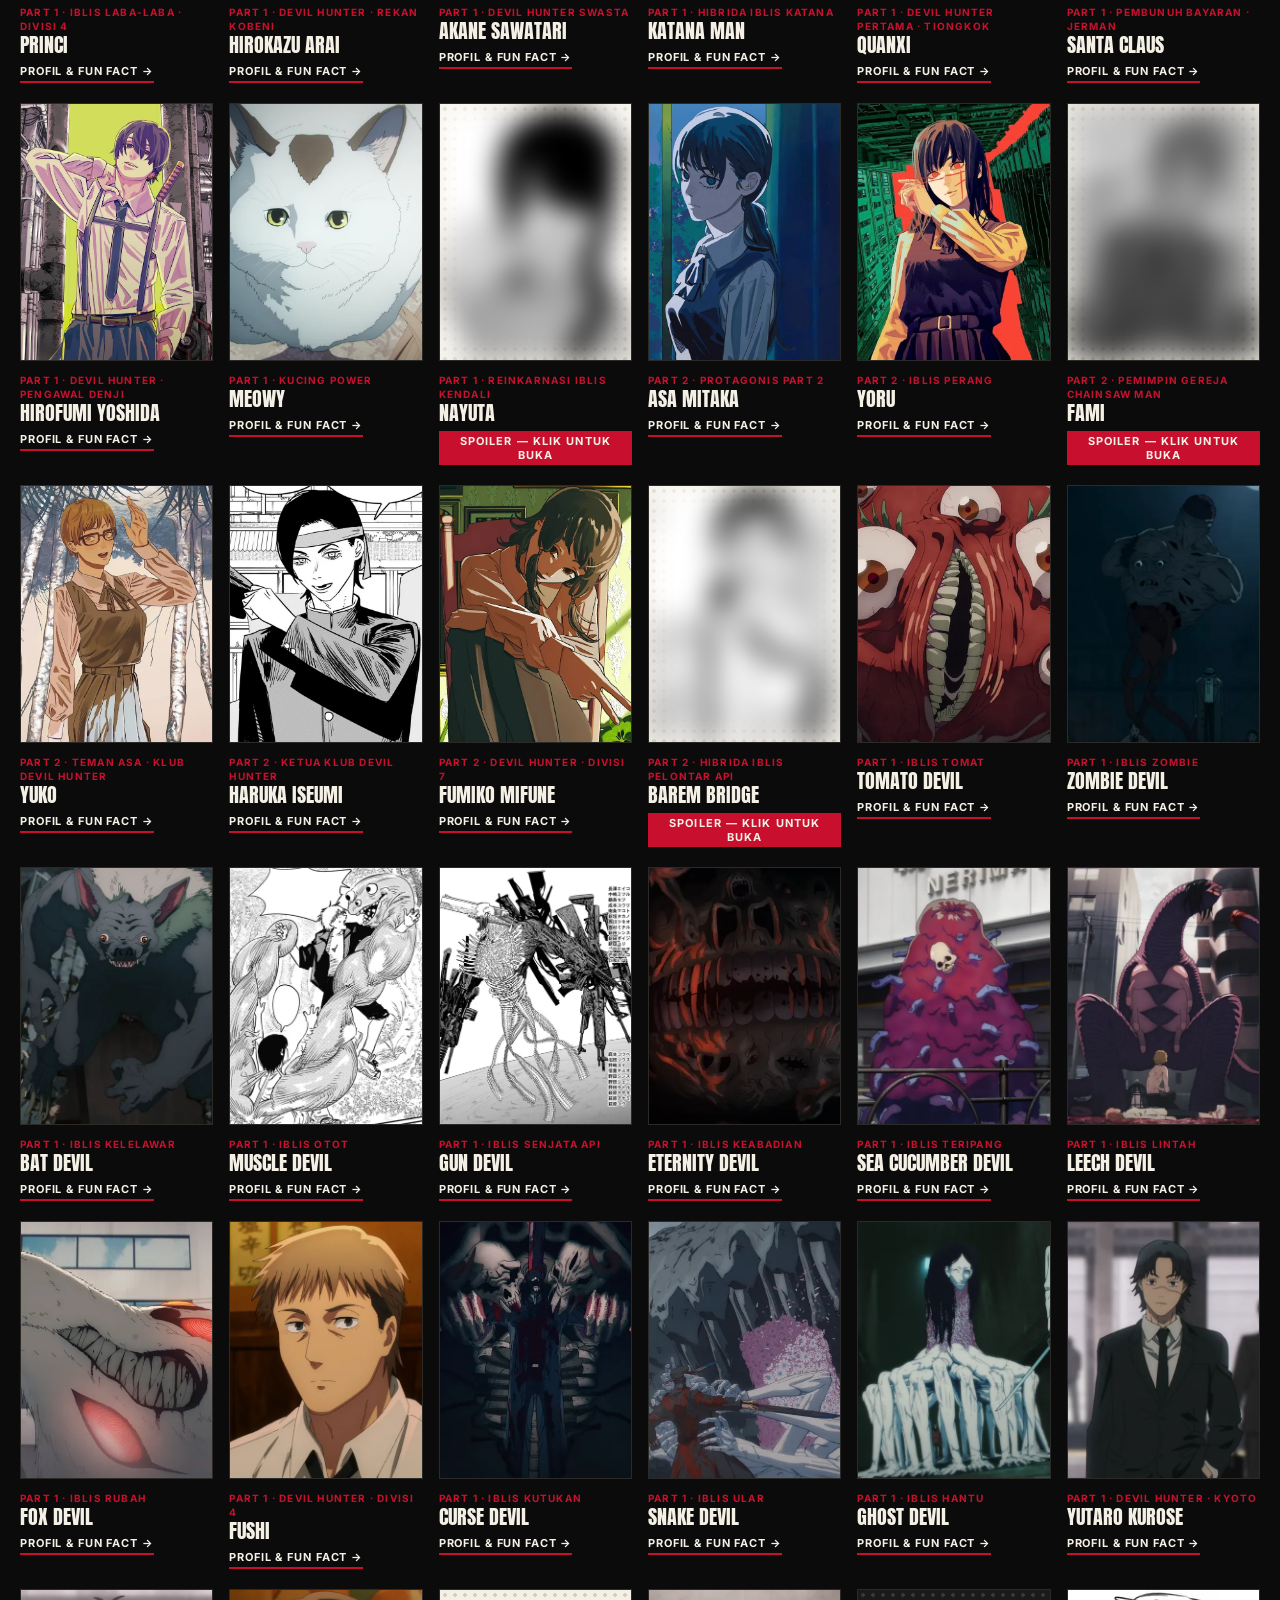
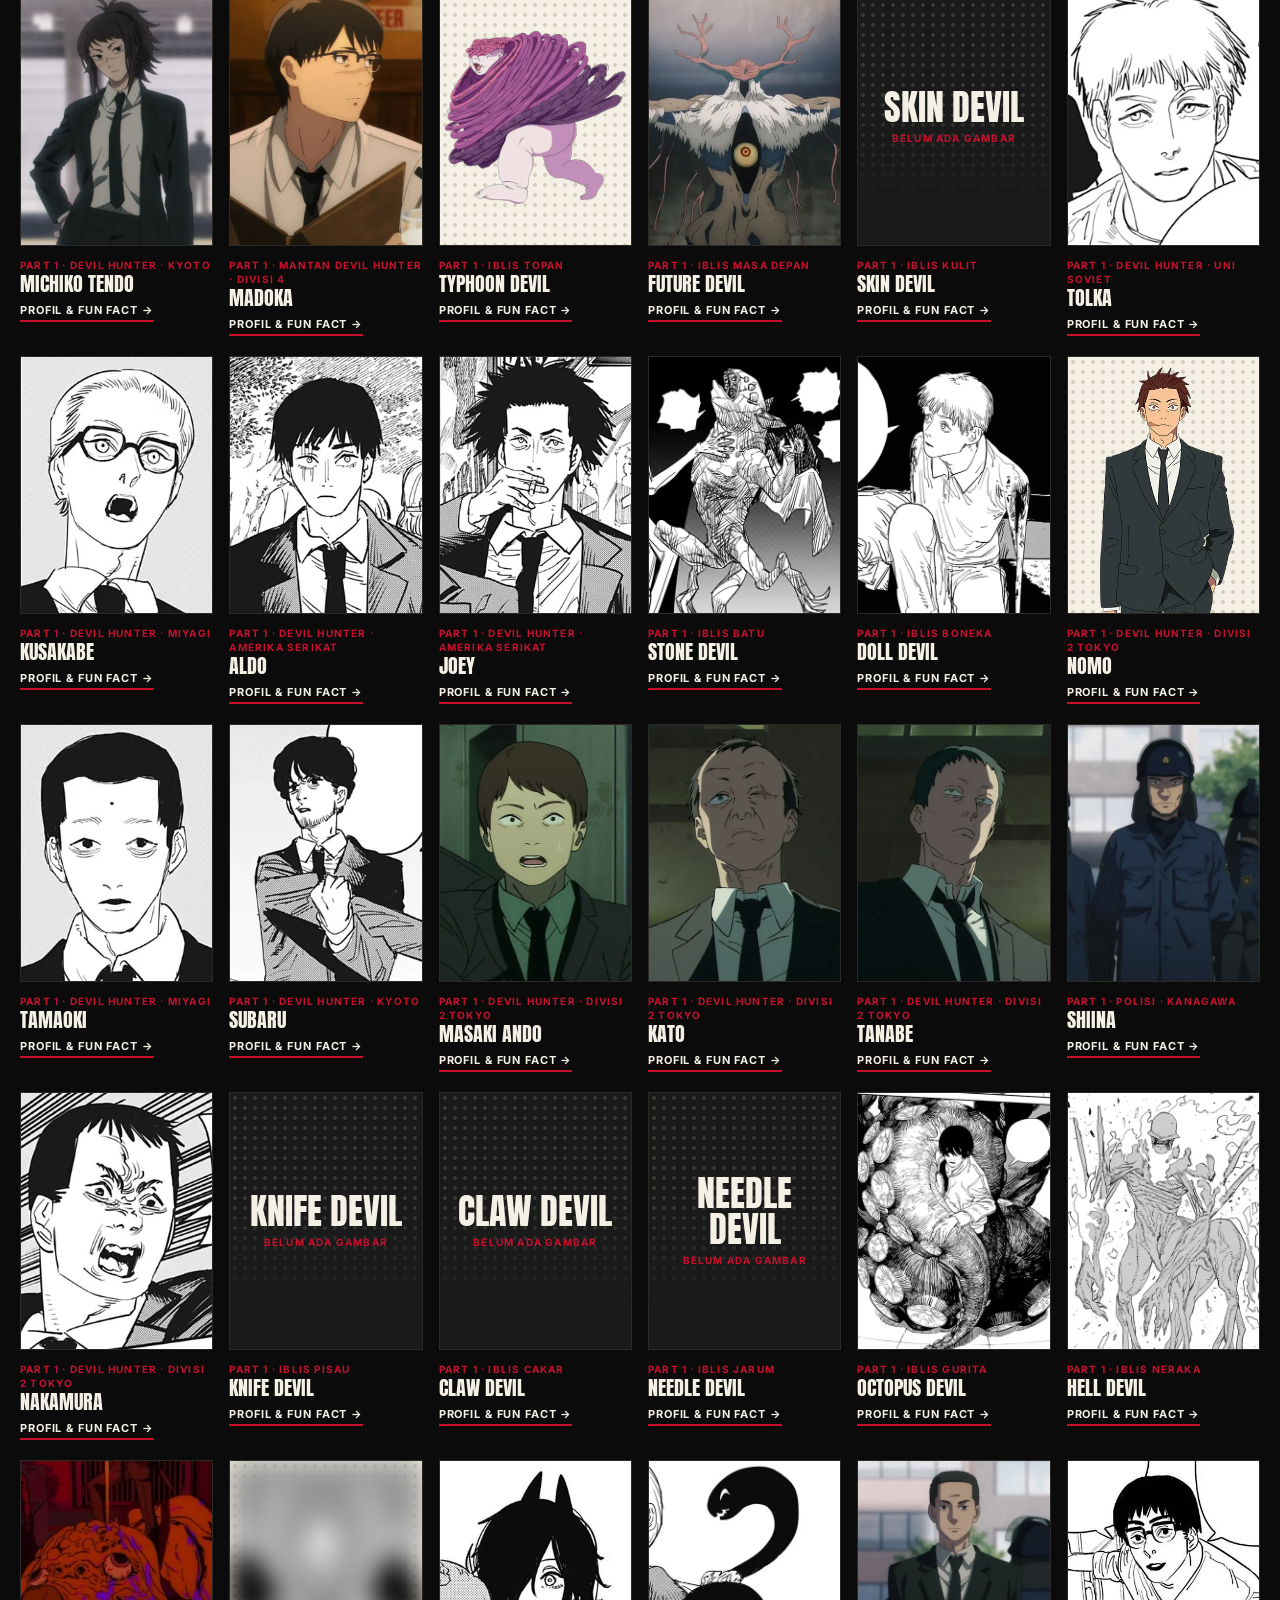
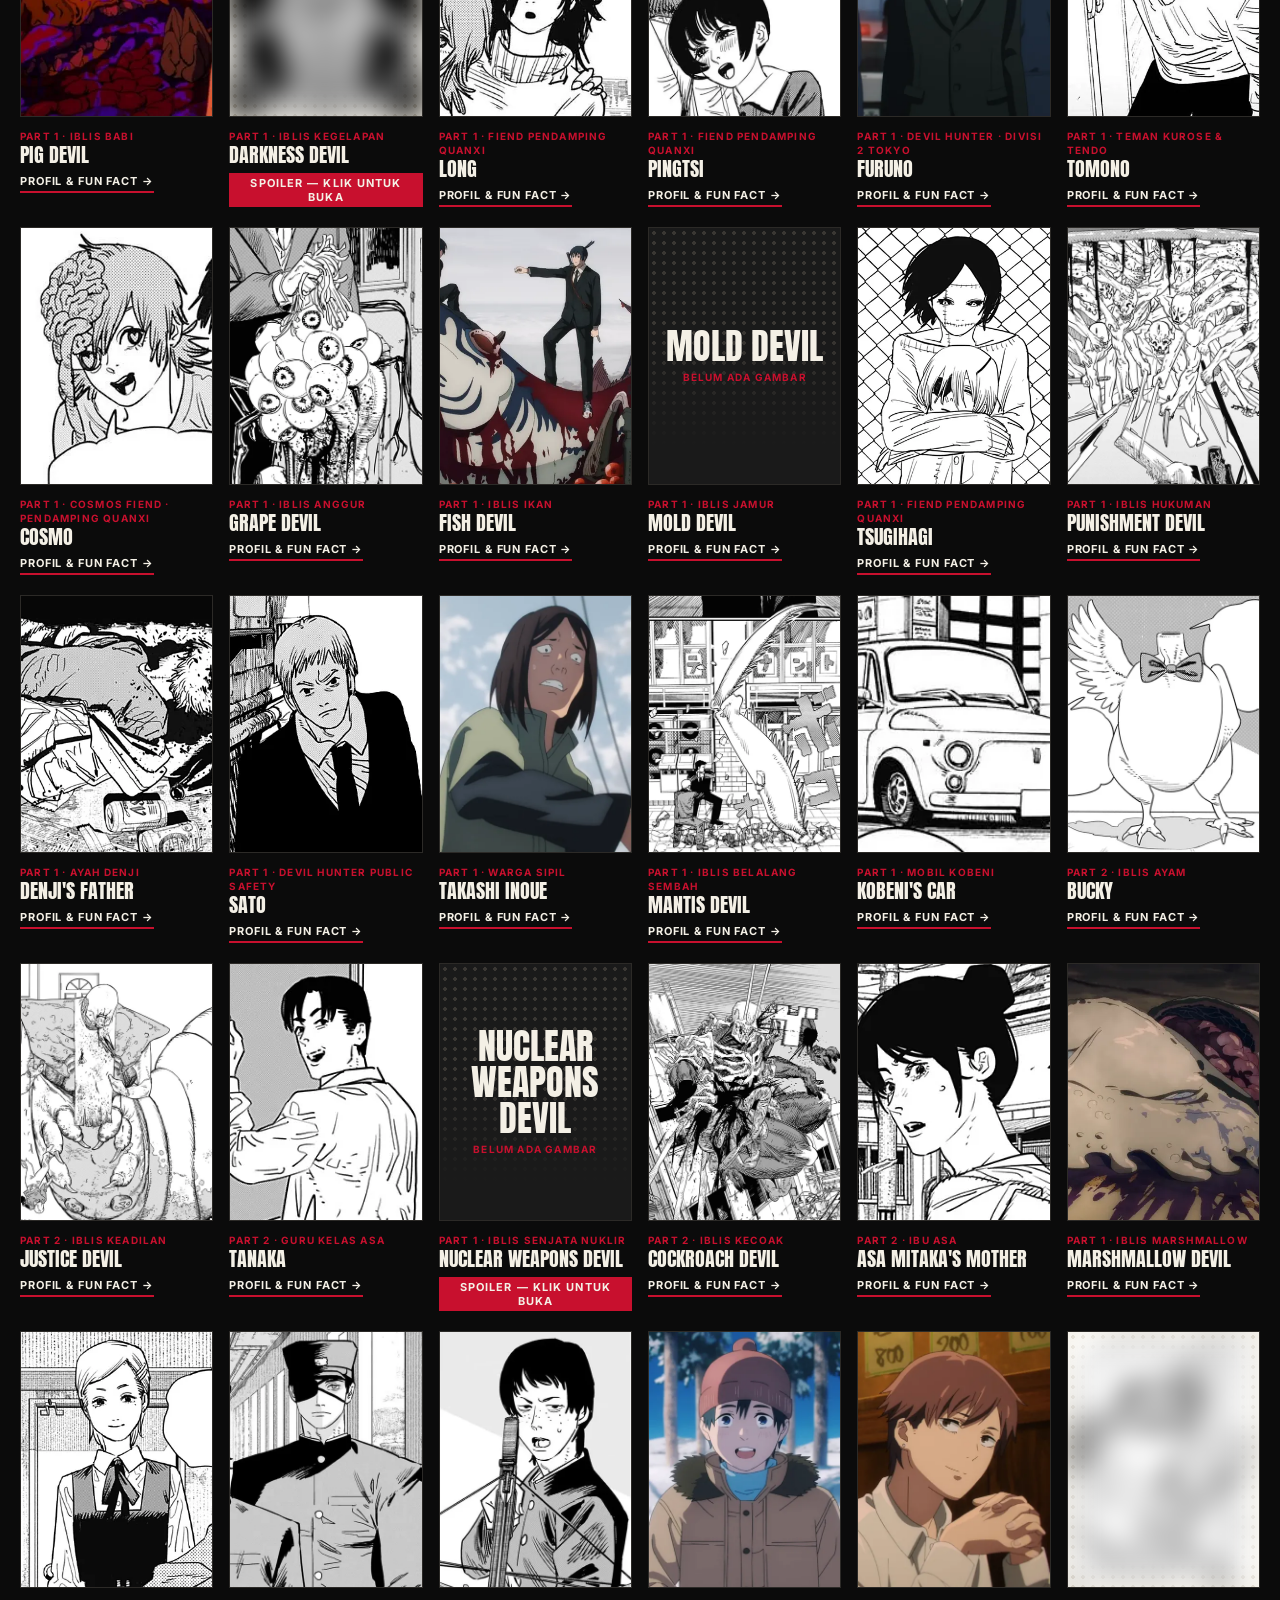
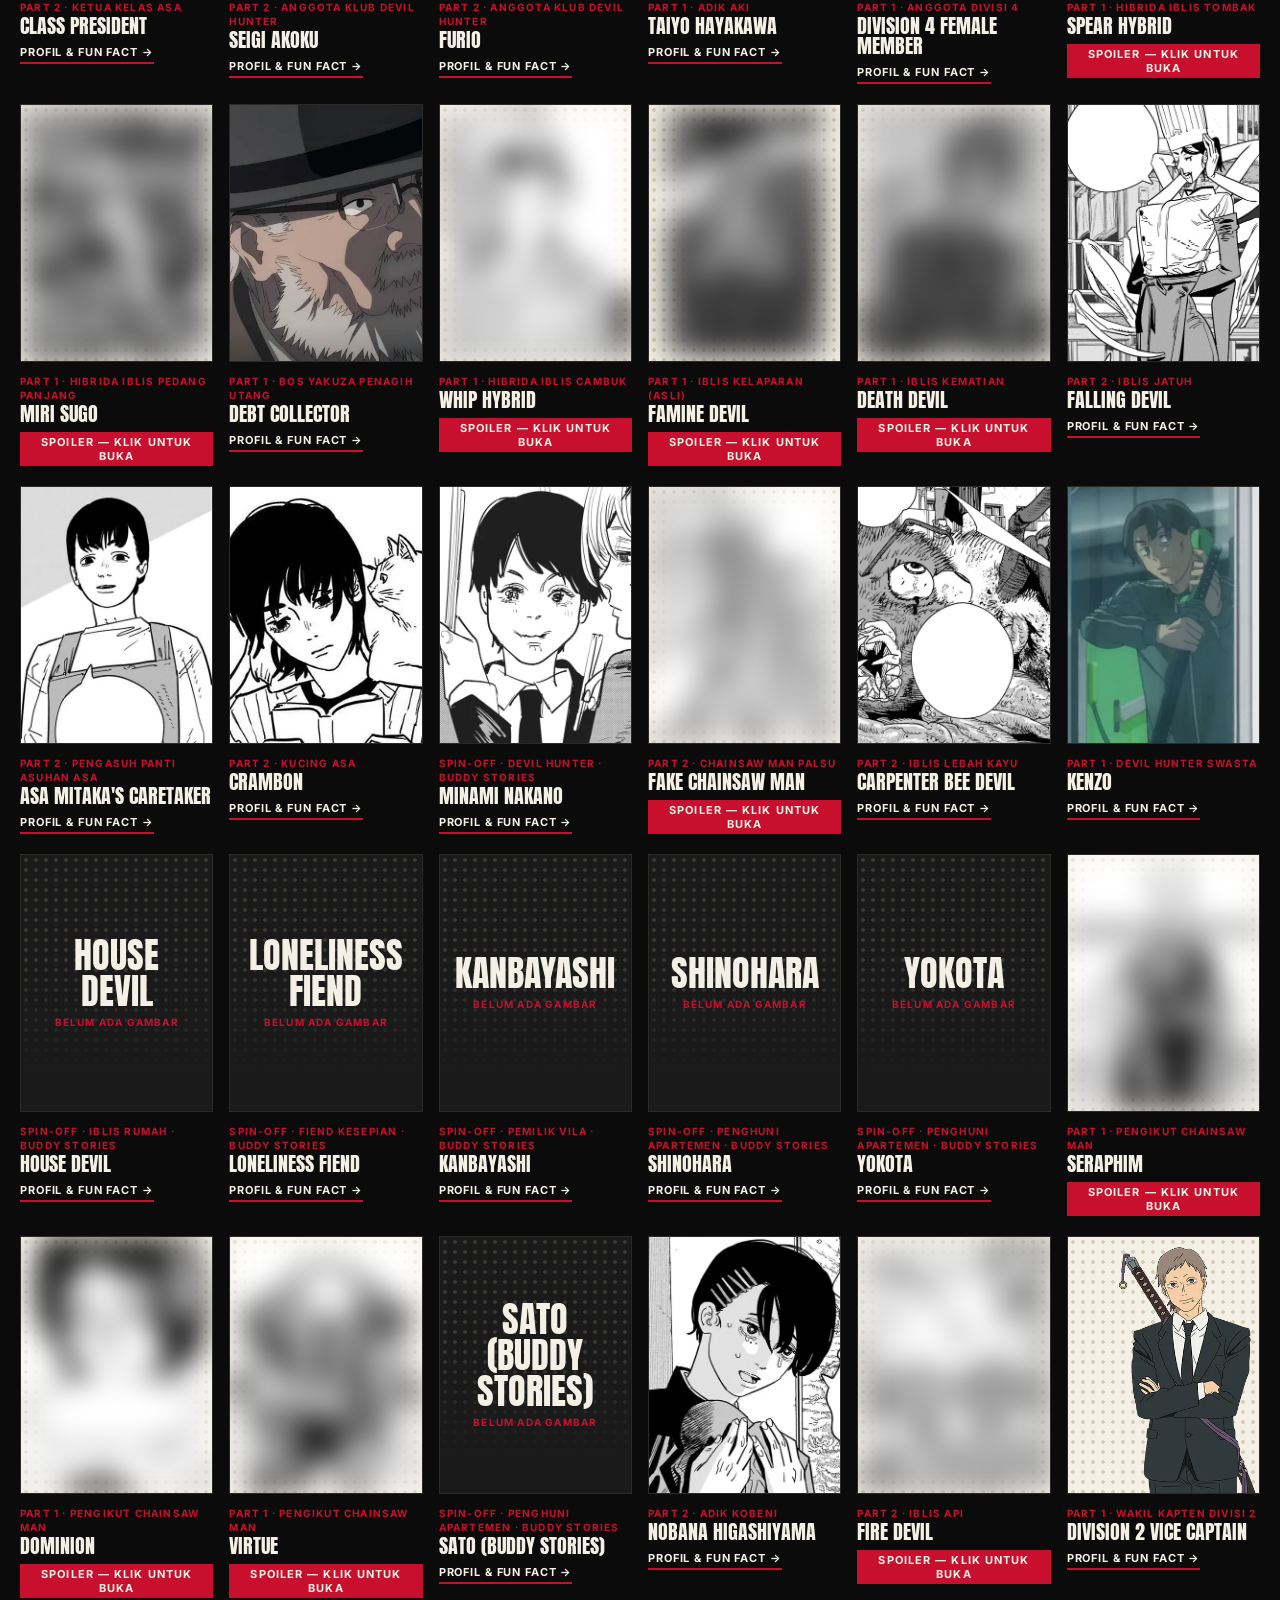
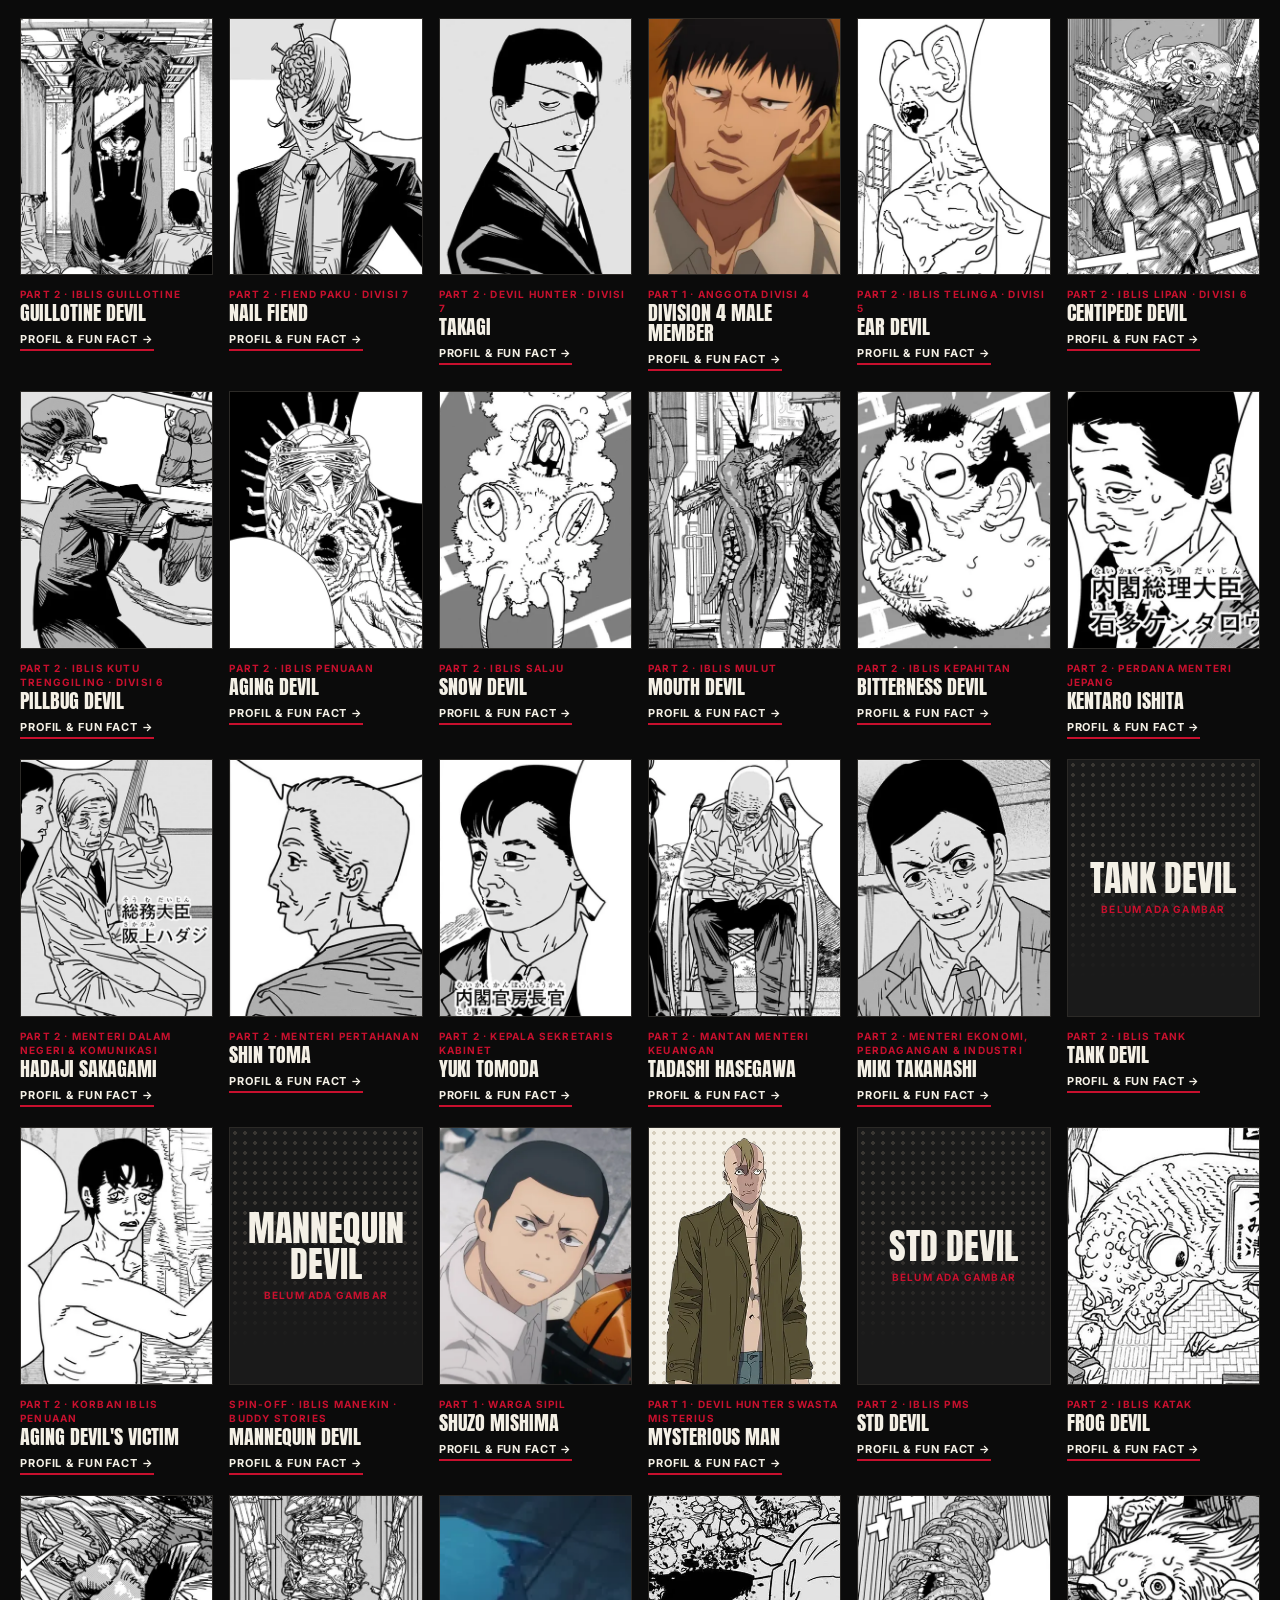
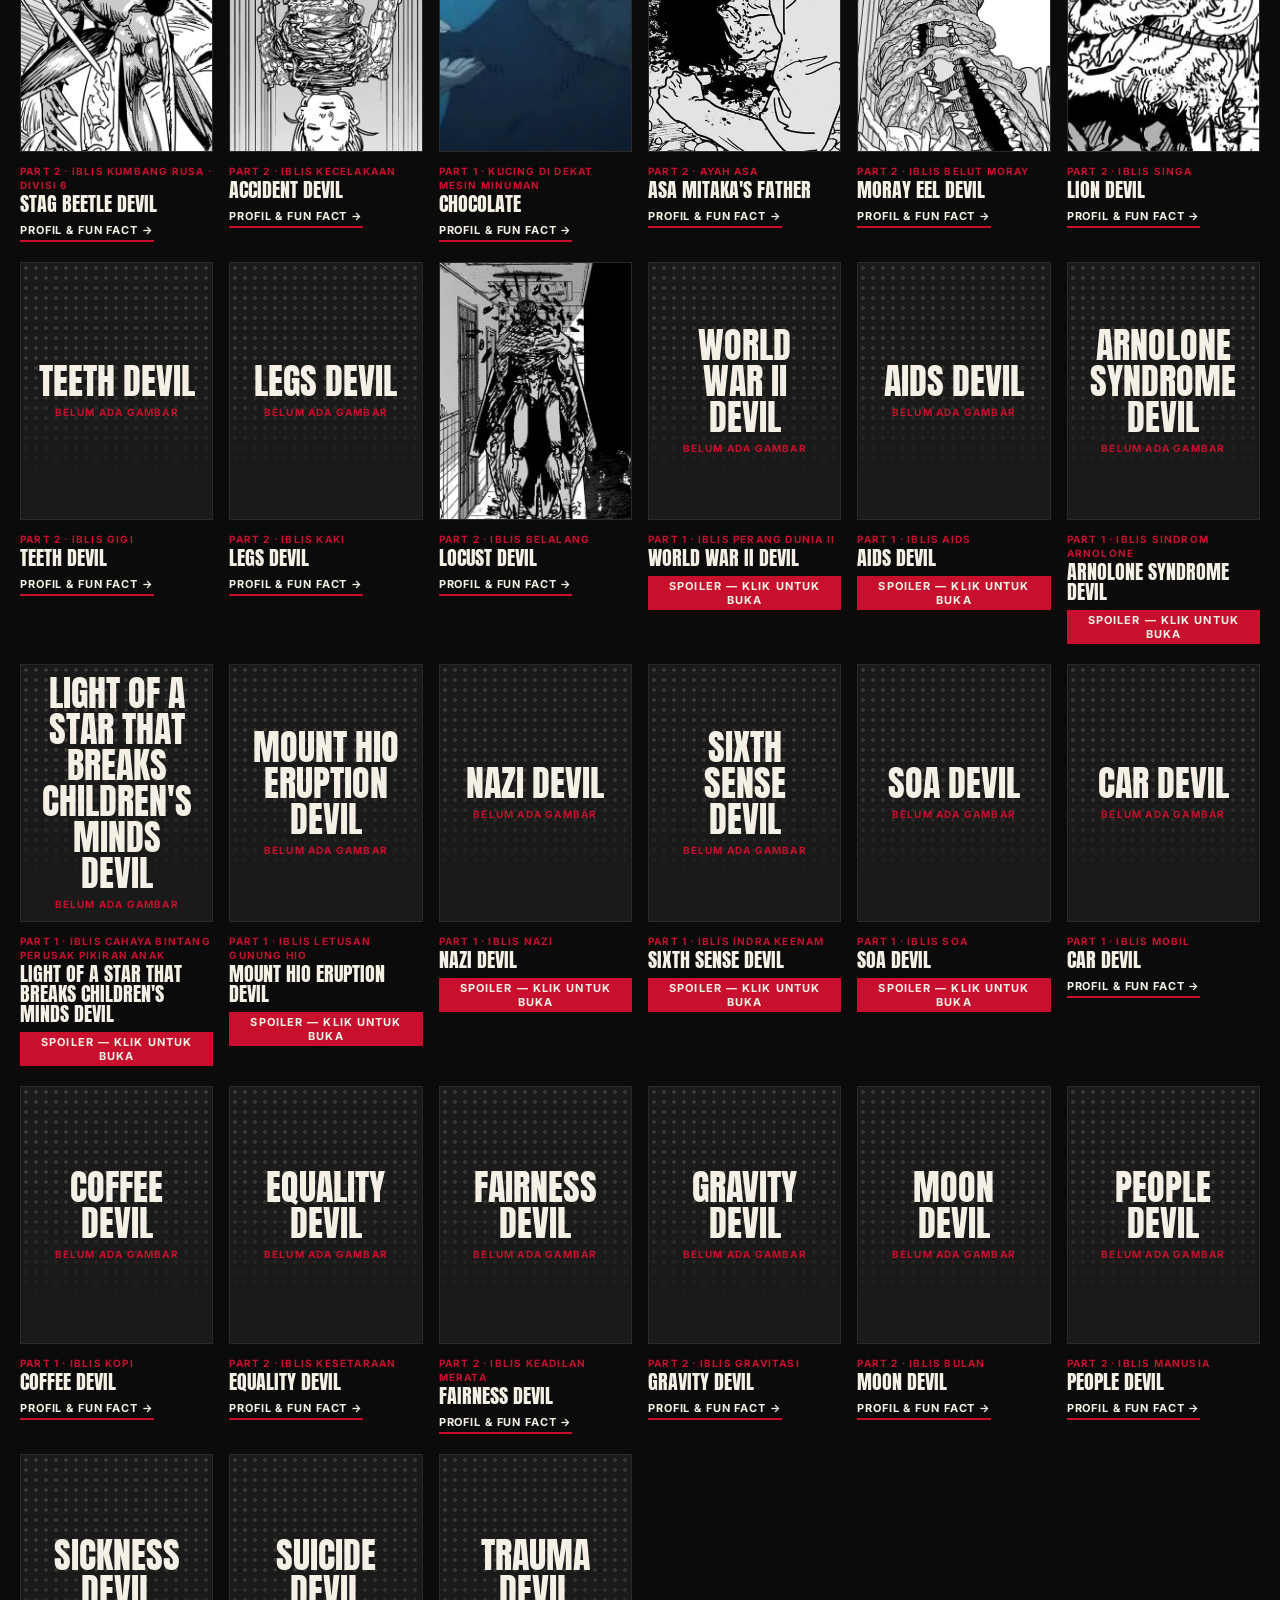
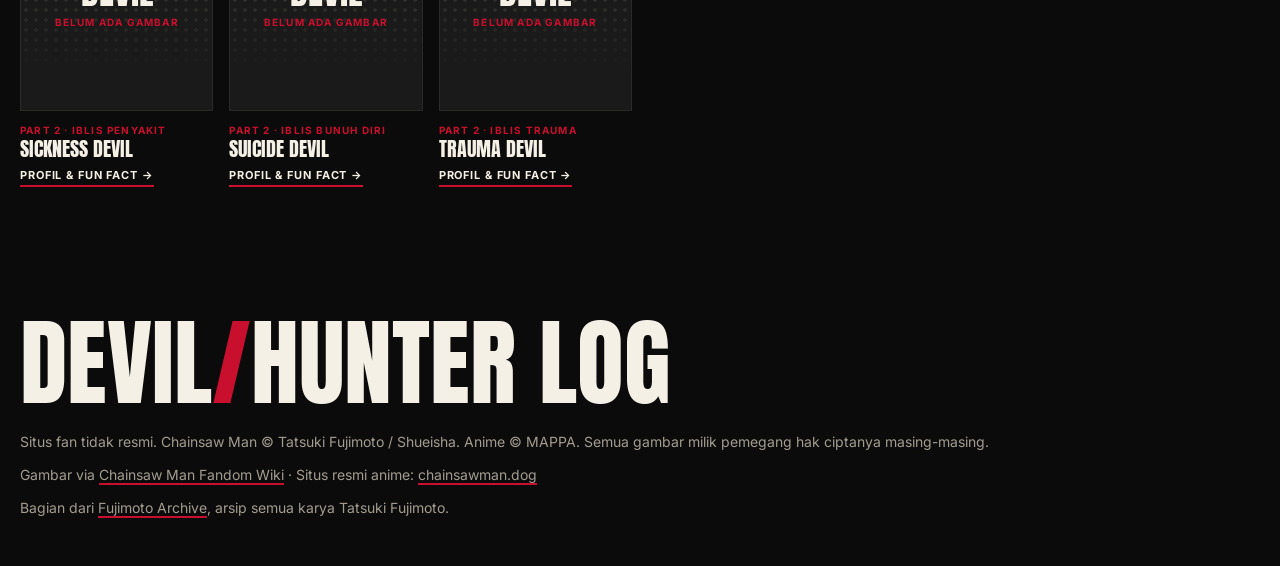
<file: karakter.html>
<!doctype html>
<html lang="id">
<head>
  <meta charset="utf-8">
  <meta name="viewport" content="width=device-width, initial-scale=1">
  <title>Ensiklopedia Karakter — DEVIL HUNTER LOG</title>
  <meta name="description" content="Ensiklopedia 171 karakter Chainsaw Man: profil, fun fact, dan sensor spoiler.">
  <meta name="theme-color" content="#0b0b0b">
  <meta property="og:type" content="website">
  <meta property="og:title" content="DEVIL HUNTER LOG — Kenalan dengan Chainsaw Man">
  <meta property="og:description" content="Apa itu Chainsaw Man, mulai nonton/baca dari mana, fun fact, dan profil karakter. Bebas spoiler!">
  <meta property="og:url" content="https://dans-vsa.github.io/chainsaw-man-fanblog/karakter.html">
  <meta property="og:image" content="https://dans-vsa.github.io/chainsaw-man-fanblog/assets/img/og.jpg">
  <meta property="og:image:width" content="1200">
  <meta property="og:image:height" content="630">
  <meta name="twitter:card" content="summary_large_image">
  <link rel="icon" href="assets/img/favicon.png">
  <link rel="preconnect" href="https://fonts.googleapis.com">
  <link rel="preconnect" href="https://fonts.gstatic.com" crossorigin>
  <link href="https://fonts.googleapis.com/css2?family=Anton&family=Inter:wght@400;500;700&family=Lora:ital,wght@0,400;0,700;1,400&display=swap" rel="stylesheet">
  <link rel="stylesheet" href="css/style.css?v=9">
</head>
<body>
  <a class="skip" href="#main" data-i18n="skip">Lewati ke konten</a>
  <div class="network">
    <a class="network__link" href="https://dans-vsa.github.io/fujimoto-archive/"><span aria-hidden="true">←</span> Fujimoto Archive</a>
    <span class="network__sub" data-i18n="net.sub">Semua karya Tatsuki Fujimoto</span>
  </div>

  <header class="masthead">
    <div class="masthead__inner">
      <a class="wordmark" href="index.html" aria-label="Devil Hunter Log">
        DEVIL<span class="wordmark__slash" aria-hidden="true">/</span>HUNTER<span class="wordmark__log">LOG</span>
      </a>
      <nav class="nav" aria-label="Utama">
        <button class="nav__toggle" aria-expanded="false" aria-controls="nav-links">
          <span class="sr" data-i18n="menu">Menu</span>
          <span class="nav__burger" aria-hidden="true"></span>
        </button>
        <ul class="nav__links" id="nav-links">
          <li><a href="index.html#intro" data-i18n="nav.intro">Apa itu?</a></li>
          <li><a href="index.html#start" data-i18n="nav.start">Mulai</a></li>
          <li><a href="index.html#facts" data-i18n="nav.facts">Fun Fact</a></li>
          <li><a href="karakter.html" aria-current="page" data-i18n="nav.characters">Karakter</a></li>
          <li><a href="index.html#arcs" data-i18n="nav.arcs">Arc</a></li>
          <li><a href="index.html#philosophy" data-i18n="nav.philosophy">Filosofi</a></li>
          <li><a href="index.html#gallery" data-i18n="nav.gallery">Galeri</a></li>
        </ul>
      </nav>
      <div class="lang" role="group" aria-label="Bahasa / Language">
        <button class="lang__btn" data-lang="id" aria-pressed="true">ID</button>
        <button class="lang__btn" data-lang="en" aria-pressed="false">EN</button>
      </div>
    </div>
    <div class="ticker" aria-hidden="true">
      <div class="ticker__track" id="ticker"></div>
    </div>
  </header>

  <main id="main">
    <section class="section section--ink ency" id="characters" aria-labelledby="ency-title">
      <p class="ency__back"><a class="inline-link" href="index.html" data-i18n="ency.back">← Kembali ke beranda</a></p>
      <div class="section__head">
        <p class="eyebrow" data-i18n="ency.eyebrow">Semua karakter</p>
        <h1 class="section__title" id="ency-title" data-i18n="ency.title">Ensiklopedia Karakter</h1>
        <p class="section__sub" data-i18n="ency.sub"></p>
      </div>
      <div class="toolbar toolbar--ink">
        <label class="search">
          <span class="sr" data-i18n="chars.search">Cari karakter</span>
          <input type="search" id="char-search" data-i18n-ph="chars.search" placeholder="Cari karakter…" autocomplete="off">
        </label>
        <label class="switch switch--ink">
          <input type="checkbox" class="spoiler-toggle">
          <span class="switch__track" aria-hidden="true"></span>
          <span data-i18n="facts.showSpoilers">Tampilkan spoiler</span>
        </label>
        <div class="chips chips--ink" id="char-filters" aria-label="Part"></div>
        <div class="chips chips--ink" id="kind-filters" aria-label="Jenis"></div>
        <p class="ency__count"><span data-i18n="ency.count">Ditampilkan</span> <b id="chars-count"></b></p>
      </div>
      <div class="chars chars--compact" id="chars-grid"></div>
    </section>
  </main>

  <footer class="footer">
    <div class="footer__inner">
      <p class="footer__mark">DEVIL<span>/</span>HUNTER LOG</p>
      <p class="footer__note" data-i18n="footer.note">Situs fan tidak resmi. Chainsaw Man © Tatsuki Fujimoto / Shueisha. Anime © MAPPA. Semua gambar milik pemegang hak ciptanya masing-masing.</p>
      <p class="footer__note"><span data-i18n="footer.credit">Gambar via</span> <a class="inline-link" href="https://chainsaw-man.fandom.com/" target="_blank" rel="noopener">Chainsaw Man Fandom Wiki</a> · <span data-i18n="footer.official">Situs resmi anime:</span> <a class="inline-link" href="https://chainsawman.dog/" target="_blank" rel="noopener">chainsawman.dog</a></p>
      <p class="footer__note"><span data-i18n="footer.network">Bagian dari</span> <a class="inline-link" href="https://dans-vsa.github.io/fujimoto-archive/">Fujimoto Archive</a>, <span data-i18n="footer.networkSub">arsip semua karya Tatsuki Fujimoto.</span></p>
    </div>
  </footer>

  <!-- Profil karakter -->
  <dialog class="article profile" id="profile" aria-labelledby="profile-name">
    <div class="article__inner">
      <button class="article__close" data-close data-i18n-aria="close" aria-label="Tutup">×</button>
      <div class="profile__grid">
        <div id="profile-img"></div>
        <div>
          <p class="eyebrow" id="profile-role"></p>
          <h2 class="article__title" id="profile-name"></h2>
          <p class="profile__jp" id="profile-jp" lang="ja"></p>
          <p class="profile__bio" id="profile-bio"></p>
          <dl class="profile__table" id="profile-table"></dl>
        </div>
      </div>
      <h3 class="profile__h" data-i18n="profile.facts">Fun Fact</h3>
      <ol class="profile__facts" id="profile-facts"></ol>
      <h3 class="profile__h" data-i18n="profile.history">Riwayat</h3>
      <div class="profile__history" id="profile-history"></div>
      <p class="profile__hint" data-i18n="profile.hint">Blok hitam = spoiler. Klik untuk membuka.</p>
      <p class="profile__wiki" id="profile-wiki"></p>
      <div class="profile__nav">
        <button class="btn btn--outline" id="profile-prev" data-i18n="profile.prev">← Sebelumnya</button>
        <button class="btn btn--outline" id="profile-next" data-i18n="profile.next">Berikutnya →</button>
      </div>
    </div>
  </dialog>

  <script src="js/i18n.js?v=9"></script>
  <script src="js/posts.js?v=9"></script>
  <script src="js/content.js?v=9"></script>
  <script src="js/characters-detail.js?v=9"></script>
  <script src="js/arcs.js?v=9"></script>
  <script src="js/characters-all.js?v=9"></script>
  <script src="js/history.js?v=9"></script>
  <script src="js/app.js?v=9"></script>
</body>
</html>
</file>
<file: css/style.css>
/* Tokens — see DESIGN.md (Wired base + CSM adaptations) */
:root {
  --ink: #0b0b0b;
  --ink-soft: #1a1a1a;
  --body: #6b665c;
  --hairline: #d6cebd;
  --canvas: #f4f0e6;
  --canvas-soft: #ebe5d6;
  --accent: #c8102e;
  --on-ink: #f4f0e6;
  --on-ink-muted: #a39d90;
  --ink-hairline: #2c2a27;

  --f-display: "Anton", Impact, "Arial Narrow", sans-serif;
  --f-serif: "Lora", Georgia, "Times New Roman", serif;
  --f-sans: "Inter", "Helvetica Neue", Helvetica, Arial, sans-serif;

  --s-xs: 4px; --s-sm: 8px; --s-md: 12px; --s-lg: 16px; --s-xl: 20px;
  --s-2xl: 24px; --s-3xl: 32px; --s-4xl: 48px; --s-5xl: 80px;
  --container: 1280px;
  --ease: cubic-bezier(.2, .7, .2, 1);
}

*, *::before, *::after { box-sizing: border-box; }
html { scroll-behavior: smooth; scroll-padding-top: 96px; }
body {
  margin: 0;
  background: var(--canvas);
  color: var(--ink);
  font: 400 16px/1.5 var(--f-serif);
  -webkit-font-smoothing: antialiased;
  overflow-x: clip;
}
img, svg { display: block; max-width: 100%; }
a { color: inherit; }
button, input, select { font: inherit; color: inherit; }
:focus-visible { outline: 2px solid var(--accent); outline-offset: 3px; }

.sr { position: absolute; width: 1px; height: 1px; overflow: hidden; clip: rect(0 0 0 0); white-space: nowrap; }
.skip { position: absolute; left: -999px; top: 8px; background: var(--ink); color: var(--on-ink); padding: var(--s-sm) var(--s-lg); z-index: 100; }
.skip:focus { left: 8px; }

/* ── Type helpers ─────────────────────────────── */
.eyebrow {
  margin: 0 0 var(--s-md);
  font: 700 13px/18px var(--f-sans);
  letter-spacing: .14em;
  text-transform: uppercase;
  color: var(--accent);
}
.byline { font: 700 12.5px/2.2 var(--f-serif); color: var(--body); margin: 0; }
.inline-link { color: inherit; text-decoration-color: var(--accent); text-underline-offset: 3px; text-decoration-thickness: 2px; }

/* ── Buttons ──────────────────────────────────── */
.btn {
  display: inline-flex; align-items: center; justify-content: center;
  min-height: 44px; padding: var(--s-md) var(--s-xl);
  font: 700 15px/20px var(--f-sans); letter-spacing: .03em; text-transform: uppercase;
  text-decoration: none; border: 2px solid var(--ink); border-radius: 0;
  cursor: pointer; transition: transform .15s var(--ease), background .15s, color .15s;
}
.btn:active { transform: translateY(1px); }
.btn--primary { background: var(--ink); color: var(--on-ink); }
.btn--primary:hover { background: var(--accent); border-color: var(--accent); }
.btn--outline { background: transparent; color: var(--ink); }
.btn--outline:hover { background: var(--ink); color: var(--on-ink); }

/* ── Network bar: link back to the Fujimoto Archive hub ── */
.network {
  display: flex; align-items: center; gap: var(--s-lg); flex-wrap: wrap;
  padding: 6px max(var(--s-xl), calc((100% - var(--container)) / 2 + var(--s-xl)));
  background: var(--ink); color: var(--on-ink-muted);
  font: 500 12px/20px var(--f-sans); letter-spacing: .04em;
}
.network__link {
  color: var(--on-ink); text-decoration: none; font-weight: 700;
  text-transform: uppercase; letter-spacing: .12em;
}
.network__link:hover { color: var(--accent); }
.network__link span { display: inline-block; transition: transform .15s var(--ease); }
.network__link:hover span { transform: translateX(-3px); }
@media (max-width: 520px) { .network__sub { display: none; } }

/* ── Masthead ─────────────────────────────────── */
.masthead {
  position: sticky; top: 0; z-index: 20;
  background: var(--canvas);
  border-bottom: 2px solid var(--ink);
}
.masthead__inner {
  max-width: var(--container); margin: 0 auto;
  display: flex; align-items: center; gap: var(--s-2xl);
  padding: var(--s-md) var(--s-xl);
}
.wordmark {
  font: 400 30px/1 var(--f-display); letter-spacing: .01em;
  text-decoration: none; white-space: nowrap;
}
.wordmark__slash { color: var(--accent); margin: 0 2px; }
.wordmark__log {
  display: inline-block; margin-left: 6px; padding: 2px 6px 0;
  background: var(--ink); color: var(--on-ink); font-size: .7em; vertical-align: 3px;
}
.nav { margin-left: auto; }
.nav__links { display: flex; gap: var(--s-2xl); list-style: none; margin: 0; padding: 0; }
.nav__links a {
  font: 700 14px/18px var(--f-sans); letter-spacing: .06em; text-transform: uppercase;
  text-decoration: none; padding: var(--s-sm) 0;
  background: linear-gradient(var(--accent), var(--accent)) no-repeat 0 100% / 0 2px;
  transition: background-size .2s var(--ease);
}
.nav__links a:hover, .nav__links a[aria-current="true"] { background-size: 100% 2px; }
.nav__toggle { display: none; }

.lang { display: flex; border: 2px solid var(--ink); }
.lang__btn {
  min-width: 44px; min-height: 36px; border: 0; background: transparent;
  font: 700 13px/1 var(--f-sans); letter-spacing: .08em; cursor: pointer;
}
.lang__btn[aria-pressed="true"] { background: var(--ink); color: var(--on-ink); }
.lang__btn:not([aria-pressed="true"]):hover { background: var(--canvas-soft); }

.ticker { background: var(--ink); color: var(--on-ink); overflow: hidden; border-top: 1px solid var(--ink); }
.ticker__track {
  display: flex; width: max-content; gap: var(--s-3xl);
  padding: 6px 0; font: 700 12px/16px var(--f-sans); letter-spacing: .12em; text-transform: uppercase;
  animation: ticker 40s linear infinite;
}
.ticker__track span::before { content: "✦"; color: var(--accent); margin-right: var(--s-3xl); }
@keyframes ticker { to { transform: translateX(-50%); } }

/* ── Hero ─────────────────────────────────────── */
.hero {
  max-width: var(--container); margin: 0 auto;
  display: grid; grid-template-columns: 1.15fr 1fr; align-items: center; gap: var(--s-4xl);
  padding: var(--s-5xl) var(--s-xl) var(--s-4xl);
}
.hero__copy { order: -1; }
.hero__title {
  margin: 0 0 var(--s-2xl);
  font: 400 clamp(56px, 9vw, 128px)/.92 var(--f-display);
  letter-spacing: -.01em; text-transform: uppercase;
}
.hero__title em { font-style: normal; color: var(--accent); }
.hero__lead { font-size: 19px; line-height: 1.5; max-width: 46ch; margin: 0 0 var(--s-3xl); }
.hero__cta { display: flex; flex-wrap: wrap; gap: var(--s-md); margin-bottom: var(--s-4xl); }
.stats { display: grid; grid-template-columns: repeat(3, 1fr); margin: 0; border-top: 2px solid var(--ink); }
.stats > div { padding: var(--s-lg) var(--s-lg) 0 0; }
.stats > div + div { padding-left: var(--s-lg); border-left: 1px solid var(--hairline); }
.stats dt { font: 700 12px/16px var(--f-sans); letter-spacing: .1em; text-transform: uppercase; color: var(--body); }
.stats dd { margin: var(--s-xs) 0 0; font: 400 44px/1 var(--f-display); }

.hero__art { position: relative; }
.saw { width: 100%; max-width: 520px; margin-left: auto; transform: rotate(-8deg); }
.saw__blade { animation: rev 0.18s steps(2) infinite; transform-origin: center; }
@keyframes rev { 50% { transform: translateX(3px); } }

/* Chainsaw-tooth divider */
.teeth {
  height: 18px; background: var(--ink);
  clip-path: polygon(0 100%, 0 0, 100% 0, 100% 100%, 98.75% 0, 97.5% 100%, 96.25% 0, 95% 100%, 93.75% 0, 92.5% 100%, 91.25% 0, 90% 100%, 88.75% 0, 87.5% 100%, 86.25% 0, 85% 100%, 83.75% 0, 82.5% 100%, 81.25% 0, 80% 100%, 78.75% 0, 77.5% 100%, 76.25% 0, 75% 100%, 73.75% 0, 72.5% 100%, 71.25% 0, 70% 100%, 68.75% 0, 67.5% 100%, 66.25% 0, 65% 100%, 63.75% 0, 62.5% 100%, 61.25% 0, 60% 100%, 58.75% 0, 57.5% 100%, 56.25% 0, 55% 100%, 53.75% 0, 52.5% 100%, 51.25% 0, 50% 100%, 48.75% 0, 47.5% 100%, 46.25% 0, 45% 100%, 43.75% 0, 42.5% 100%, 41.25% 0, 40% 100%, 38.75% 0, 37.5% 100%, 36.25% 0, 35% 100%, 33.75% 0, 32.5% 100%, 31.25% 0, 30% 100%, 28.75% 0, 27.5% 100%, 26.25% 0, 25% 100%, 23.75% 0, 22.5% 100%, 21.25% 0, 20% 100%, 18.75% 0, 17.5% 100%, 16.25% 0, 15% 100%, 13.75% 0, 12.5% 100%, 11.25% 0, 10% 100%, 8.75% 0, 7.5% 100%, 6.25% 0, 5% 100%, 3.75% 0, 2.5% 100%, 1.25% 0);
}
.teeth--flip { transform: scaleY(-1); margin-top: var(--s-4xl); }

/* ── Sections ─────────────────────────────────── */
.section { max-width: var(--container); margin: 0 auto; padding: var(--s-5xl) var(--s-xl); }
.section--ink {
  max-width: none; background: var(--ink); color: var(--on-ink);
  padding-left: max(var(--s-xl), calc((100% - var(--container)) / 2 + var(--s-xl)));
  padding-right: max(var(--s-xl), calc((100% - var(--container)) / 2 + var(--s-xl)));
}
.section__head { margin-bottom: var(--s-3xl); }
.section__title { margin: 0; font: 400 clamp(48px, 7vw, 88px)/.95 var(--f-display); text-transform: uppercase; }
.section__sub { margin: var(--s-md) 0 0; color: var(--body); font-size: 17px; }
.section--ink .section__sub { color: var(--on-ink-muted); }

/* Toolbar + chips */
.toolbar {
  display: flex; flex-wrap: wrap; align-items: center; gap: var(--s-lg);
  padding: var(--s-lg) 0; margin-bottom: var(--s-3xl);
  border-top: 2px solid var(--ink); border-bottom: 1px solid var(--hairline);
}
.toolbar--ink { border-top-color: var(--on-ink); border-bottom-color: var(--ink-hairline); }
.chips { display: flex; flex-wrap: wrap; gap: var(--s-sm); }
.chip {
  min-height: 36px; padding: 6px 14px; border: 1.5px solid var(--ink); border-radius: 9999px;
  background: transparent; cursor: pointer;
  font: 700 13px/1 var(--f-sans); letter-spacing: .04em;
  transition: background .15s, color .15s, border-color .15s;
}
.chip:hover { background: var(--canvas-soft); }
.chip[aria-selected="true"] { background: var(--accent); border-color: var(--accent); color: #fff; }
.chip__n { opacity: .6; margin-left: 4px; font-weight: 500; }
.chips--ink .chip { border-color: var(--on-ink-muted); }
.chips--ink .chip:hover { background: var(--ink-soft); }

.switch { margin-left: auto; display: inline-flex; align-items: center; gap: var(--s-sm); cursor: pointer; font: 700 13px/1 var(--f-sans); }
.switch input { position: absolute; opacity: 0; }
.switch__track { width: 40px; height: 22px; border: 2px solid var(--ink); border-radius: 9999px; position: relative; transition: background .15s; }
.switch__track::after { content: ""; position: absolute; top: 2px; left: 2px; width: 14px; height: 14px; border-radius: 50%; background: var(--ink); transition: transform .2s var(--ease); }
.switch input:checked + .switch__track { background: var(--accent); border-color: var(--accent); }
.switch input:checked + .switch__track::after { transform: translateX(18px); background: #fff; }
.switch input:focus-visible + .switch__track { outline: 2px solid var(--accent); outline-offset: 3px; }

/* ── Facts grid (magazine) ────────────────────── */
.facts {
  display: grid; grid-template-columns: repeat(12, 1fr);
  border-top: 1px solid var(--hairline);
}
.fact {
  grid-column: span 4; position: relative;
  display: flex; flex-direction: column; gap: var(--s-md);
  padding: var(--s-2xl) var(--s-2xl) var(--s-3xl);
  border-bottom: 1px solid var(--hairline); border-right: 1px solid var(--hairline);
  background: transparent; text-align: left; cursor: pointer; border-left: 0; border-top: 0;
  transition: background .2s;
  animation: in .4s var(--ease) both;
}
.fact:hover { background: var(--canvas-soft); }
.fact:hover .fact__title { text-decoration: underline; text-decoration-color: var(--accent); text-decoration-thickness: 3px; text-underline-offset: 4px; }
.fact--wide { grid-column: span 8; }
.fact--full { grid-column: span 12; }
.fact--lead { grid-column: span 8; grid-row: span 2; padding: var(--s-3xl); }
.fact--lead .fact__title { font-size: clamp(36px, 4.4vw, 60px); }
.fact--lead .fact__excerpt { font-size: 19px; }
.fact--lead::after {
  content: ""; position: absolute; right: var(--s-3xl); bottom: var(--s-3xl); width: 160px; height: 160px;
  background: radial-gradient(var(--ink) 28%, transparent 30%) 0 0 / 12px 12px; opacity: .14; pointer-events: none;
}
.fact__no { font: 400 15px/1 var(--f-display); color: var(--body); letter-spacing: .05em; }
.fact__cat { font: 700 12px/16px var(--f-sans); letter-spacing: .12em; text-transform: uppercase; color: var(--accent); }
.fact__title { margin: 0; font: 400 28px/1.05 var(--f-display); text-transform: uppercase; }
.fact__excerpt { margin: 0; color: var(--ink-soft); }
.fact__more { margin-top: auto; font: 700 13px/1 var(--f-sans); letter-spacing: .06em; text-transform: uppercase; }
.fact__more::after { content: " →"; color: var(--accent); }

.spoiler-tag {
  align-self: flex-start; padding: 3px 8px; background: var(--ink); color: var(--on-ink);
  font: 700 11px/14px var(--f-sans); letter-spacing: .1em; text-transform: uppercase;
}
.fact.is-spoiler:not(.is-revealed) .fact__title,
.fact.is-spoiler:not(.is-revealed) .fact__excerpt { filter: blur(7px); user-select: none; }
.fact.is-spoiler:not(.is-revealed) .spoiler-tag { background: var(--accent); }

@keyframes in { from { opacity: 0; transform: translateY(10px); } }

/* ── Intro ────────────────────────────────────── */
.intro__grid { display: grid; grid-template-columns: 1.5fr 1fr; gap: var(--s-4xl); align-items: start; }
.intro__lead { margin: var(--s-2xl) 0 var(--s-lg); font-size: 20px; line-height: 1.6; max-width: 62ch; }
.intro__dream {
  margin: 0; padding-left: var(--s-lg); border-left: 4px solid var(--accent);
  font: italic 400 20px/1.5 var(--f-serif); max-width: 52ch;
}
.specs { margin: 0; border-top: 2px solid var(--ink); }
.specs > div { display: grid; grid-template-columns: 110px 1fr; gap: var(--s-md); padding: var(--s-md) 0; border-bottom: 1px solid var(--hairline); }
.specs dt { font: 700 12px/20px var(--f-sans); letter-spacing: .1em; text-transform: uppercase; color: var(--body); }
.specs dd { margin: 0; font: 700 16px/20px var(--f-sans); }
.intro__why { margin: var(--s-5xl) 0 var(--s-xl); font: 400 clamp(32px, 4vw, 48px)/1 var(--f-display); text-transform: uppercase; }
.reasons { list-style: none; margin: 0; padding: 0; display: grid; grid-template-columns: repeat(4, 1fr); border-top: 2px solid var(--ink); }
.reason { padding: var(--s-xl) var(--s-xl) var(--s-xl) 0; }
.reason + .reason { padding-left: var(--s-xl); border-left: 1px solid var(--hairline); }
.reason__n { font: 400 40px/1 var(--f-display); color: var(--accent); }
.reason h4 { margin: var(--s-md) 0 var(--s-sm); font: 700 18px/1.3 var(--f-sans); }
.reason p { margin: 0; font-size: 15px; line-height: 1.55; color: var(--ink-soft); }
.warning {
  margin: var(--s-3xl) 0 0; padding: var(--s-md) var(--s-lg);
  background: var(--ink); color: var(--on-ink); font: 400 14px/1.5 var(--f-sans);
}
.warning b { color: var(--accent); text-transform: uppercase; letter-spacing: .1em; font-size: 12px; margin-right: var(--s-sm); }

/* ── Start / steps ────────────────────────────── */
.steps { list-style: none; margin: 0; padding: 0; display: grid; grid-template-columns: repeat(3, 1fr); gap: var(--s-xl); counter-reset: step; }
.step { position: relative; display: flex; flex-direction: column; gap: var(--s-sm); padding: var(--s-2xl); border: 1px solid var(--ink-hairline); background: var(--ink-soft); }
.step__n {
  position: absolute; top: -18px; left: var(--s-2xl); width: 40px; height: 40px; display: grid; place-items: center;
  background: var(--accent); color: #fff; font: 400 24px/1 var(--f-display);
}
.step__meta { margin: var(--s-md) 0 0; font: 700 12px/16px var(--f-sans); letter-spacing: .1em; text-transform: uppercase; color: var(--on-ink-muted); }
.step__title { margin: 0; font: 400 32px/1.02 var(--f-display); text-transform: uppercase; }
.step__text { margin: 0 0 var(--s-lg); color: #d8d2c5; font-size: 15px; line-height: 1.55; }
.step .btn { margin-top: auto; align-self: flex-start; }
.btn--light { background: var(--on-ink); color: var(--ink); border-color: var(--on-ink); }
.btn--light:hover { background: var(--accent); border-color: var(--accent); color: #fff; }
.steps__alt { margin: var(--s-2xl) 0 0; color: var(--on-ink-muted); font-size: 16px; }
.steps__alt b { color: var(--on-ink); }

/* ── Share ────────────────────────────────────── */
.article__share { display: flex; align-items: center; gap: var(--s-lg); margin-top: var(--s-2xl); padding-top: var(--s-xl); border-top: 1px solid var(--hairline); }
.toast { font: 700 13px/1 var(--f-sans); color: var(--accent); }

/* ── Media slots (gambar + placeholder) ───────── */
.media { position: relative; overflow: hidden; background: var(--canvas-soft); }
.media img { position: relative; z-index: 1; width: 100%; height: 100%; object-fit: cover; }
.media__ph {
  position: absolute; inset: 0; display: none; place-content: center; gap: 6px; text-align: center; padding: var(--s-lg);
  background: radial-gradient(var(--ink) 26%, transparent 28%) 0 0 / 10px 10px, var(--canvas-soft);
  background-blend-mode: normal;
}
.media.is-missing .media__ph { display: grid; }
.media__ph::before { content: ""; position: absolute; inset: 0; background: linear-gradient(transparent 40%, var(--canvas-soft) 85%); }
.media__ph b, .media__ph small { position: relative; }
.media__ph b { font: 400 clamp(24px, 3vw, 36px)/1 var(--f-display); text-transform: uppercase; color: var(--ink); }
.media__ph small { font: 700 10px/14px var(--f-sans); letter-spacing: .12em; text-transform: uppercase; color: var(--accent); }
.media--wide { aspect-ratio: 16 / 9; }
.media--portrait { aspect-ratio: 3 / 4; }
.media--hero { position: absolute; inset: 0; z-index: 2; border: 2px solid var(--ink); transform: rotate(-3deg); box-shadow: 12px 12px 0 var(--accent); }
.fact .media { margin-bottom: var(--s-sm); }
.section--ink .media { background: var(--ink-soft); }
.section--ink .media__ph { background: radial-gradient(#3a3733 26%, transparent 28%) 0 0 / 10px 10px, var(--ink-soft); }
.section--ink .media__ph::before { background: linear-gradient(transparent 40%, var(--ink-soft) 85%); }
.section--ink .media__ph b { color: var(--on-ink); }

/* ── Characters ───────────────────────────────── */
.chars { display: grid; grid-template-columns: repeat(5, 1fr); gap: var(--s-2xl) var(--s-xl); }
.char { display: flex; flex-direction: column; gap: var(--s-md); animation: in .4s var(--ease) both; }
.char .media { background: radial-gradient(#d6cebd 26%, transparent 28%) 0 0 / 10px 10px, var(--canvas); border: 1px solid var(--ink-hairline); transition: transform .25s var(--ease), box-shadow .25s var(--ease); }
.char:hover .media { transform: translate(-4px, -4px); box-shadow: 8px 8px 0 var(--accent); }
.char.is-hidden .media img { filter: blur(14px) grayscale(1); }
.char__role { margin: 0; font: 700 11px/16px var(--f-sans); letter-spacing: .12em; text-transform: uppercase; color: var(--accent); }
.char__name { margin: 2px 0 0; font: 400 28px/1 var(--f-display); text-transform: uppercase; }
.char__bio { margin: var(--s-sm) 0 0; font-size: 15px; line-height: 1.5; color: #d8d2c5; }
.char__ability { margin: var(--s-sm) 0 0; padding-top: var(--s-sm); border-top: 1px solid var(--ink-hairline); font: 400 13px/1.45 var(--f-sans); color: var(--on-ink-muted); }
.char__ability b { display: block; font-weight: 700; letter-spacing: .1em; text-transform: uppercase; font-size: 11px; color: var(--on-ink); }
.spoiler-tag--btn { margin-top: var(--s-sm); border: 0; cursor: pointer; background: var(--accent); }
.spoiler-tag--btn:hover { background: var(--on-ink); color: var(--ink); }
.search { flex: 1 1 220px; max-width: 320px; }
.search input {
  width: 100%; min-height: 40px; padding: 8px 14px; border: 1.5px solid var(--on-ink-muted); border-radius: 0;
  background: transparent; color: var(--on-ink); font: 400 14px/20px var(--f-sans);
}
.search input::placeholder { color: var(--on-ink-muted); }
.search input:focus { outline: none; border-color: var(--accent); }
.switch--ink .switch__track { border-color: var(--on-ink); }
.switch--ink .switch__track::after { background: var(--on-ink); }

/* ── Profil karakter ──────────────────────────── */
.profile { width: min(880px, calc(100% - 32px)); }
.profile__grid { display: grid; grid-template-columns: 240px 1fr; gap: var(--s-3xl); align-items: start; }
.profile .media--portrait { border: 2px solid var(--ink); box-shadow: 8px 8px 0 var(--accent); background: radial-gradient(#d6cebd 26%, transparent 28%) 0 0 / 10px 10px, var(--canvas); }
.profile__jp { margin: var(--s-xs) 0 var(--s-lg); font: 400 18px/1.4 var(--f-sans); color: var(--body); letter-spacing: .1em; }
.profile__table { margin: 0; border-top: 2px solid var(--ink); }
.profile__table > div { display: grid; grid-template-columns: 150px 1fr; gap: var(--s-md); padding: 9px 0; border-bottom: 1px solid var(--hairline); }
.profile__table dt { font: 700 11px/20px var(--f-sans); letter-spacing: .1em; text-transform: uppercase; color: var(--body); }
.profile__table dd { margin: 0; font: 500 15px/20px var(--f-sans); }
.profile__h { margin: var(--s-3xl) 0 var(--s-md); font: 400 32px/1 var(--f-display); text-transform: uppercase; }
.profile__facts { margin: 0; padding: 0; list-style: none; counter-reset: fact; border-top: 2px solid var(--ink); }
.profile__facts li { counter-increment: fact; display: grid; grid-template-columns: 44px 1fr; padding: var(--s-md) 0; border-bottom: 1px solid var(--hairline); font-size: 16px; line-height: 1.55; }
.profile__facts li::before { content: counter(fact, decimal-leading-zero); font: 400 22px/1.2 var(--f-display); color: var(--accent); }
.profile__hint { margin: var(--s-md) 0 0; font: 400 13px/1.5 var(--f-sans); color: var(--body); }
.profile__nav { display: flex; justify-content: space-between; gap: var(--s-md); margin-top: var(--s-2xl); padding-top: var(--s-xl); border-top: 1px solid var(--hairline); }

/* Blok spoiler: teks tertutup bar hitam ala dokumen rahasia */
.redact {
  display: inline; padding: 1px 4px; margin: 0; border: 0; border-radius: 0; text-align: left;
  background: var(--ink); color: transparent; font: inherit; line-height: inherit; cursor: pointer;
  -webkit-box-decoration-break: clone; box-decoration-break: clone; user-select: none; transition: background .15s;
}
.redact span { color: transparent; }
.redact:hover { background: var(--accent); }
.redact.is-open { background: rgba(200, 16, 46, .12); color: inherit; cursor: auto; user-select: auto; box-shadow: inset 0 -2px 0 var(--accent); }

.char { cursor: pointer; }
.char.is-hidden { cursor: default; }
.char__open {
  align-self: flex-start; margin-top: var(--s-sm); padding: 0 0 2px; border: 0; background: none; cursor: pointer;
  font: 700 12px/16px var(--f-sans); letter-spacing: .08em; text-transform: uppercase; color: var(--on-ink);
  border-bottom: 2px solid var(--accent);
}
.char:hover .char__open { color: var(--accent); }
.char__body { display: flex; flex-direction: column; }

/* ── Bedah arc ────────────────────────────────── */
.arcs { border-top: 2px solid var(--ink); }
.arcs__part {
  margin: var(--s-2xl) 0 0; padding: var(--s-sm) 0; border-bottom: 1px solid var(--hairline);
  font: 700 12px/16px var(--f-sans); letter-spacing: .14em; text-transform: uppercase; color: var(--accent);
}
.arcs__part:first-child { margin-top: var(--s-md); }
.arc { border-bottom: 1px solid var(--hairline); }
.arc summary {
  display: grid; grid-template-columns: 64px 1fr auto; gap: var(--s-lg); align-items: center;
  padding: var(--s-lg) 0; cursor: pointer; list-style: none;
}
.arc summary::-webkit-details-marker { display: none; }
.arc summary:hover .arc__name { color: var(--accent); }
.arc__n { font: 400 40px/1 var(--f-display); color: var(--accent); }
.arc__head { display: grid; gap: 4px; }
.arc__meta { font: 700 11px/16px var(--f-sans); letter-spacing: .1em; text-transform: uppercase; color: var(--body); }
.arc__name { font: 400 clamp(24px, 3vw, 32px)/1 var(--f-display); text-transform: uppercase; transition: color .15s; }
.arc__hook { font-size: 15px; color: var(--ink-soft); }
.arc__toggle {
  padding: 8px 12px; background: var(--ink); color: var(--on-ink); white-space: nowrap;
  font: 700 11px/14px var(--f-sans); letter-spacing: .08em; text-transform: uppercase;
}
.arc__toggle::after { content: " ▾"; color: var(--accent); }
.arc[open] .arc__toggle { background: var(--accent); }
.arc__when-open, .arc[open] .arc__when-closed { display: none; }
.arc[open] .arc__when-open { display: inline; }
.arc[open] .arc__toggle::after { content: " ▴"; color: #fff; }
.arc__body {
  display: grid; grid-template-columns: 1fr 1fr; gap: var(--s-3xl);
  padding: 0 0 var(--s-2xl) 80px; animation: in .3s var(--ease);
}
.arc__body h4 { margin: 0 0 var(--s-sm); font: 700 12px/16px var(--f-sans); letter-spacing: .12em; text-transform: uppercase; color: var(--accent); }
.arc__body p { margin: 0; font-size: 16px; line-height: 1.6; }
.arcs__note { margin: var(--s-lg) 0 0; font: 400 13px/1.5 var(--f-sans); color: var(--body); }

/* ── Filosofi ─────────────────────────────────── */
.phil__lead { margin: var(--s-xl) 0 0; max-width: 70ch; font-size: 19px; line-height: 1.6; color: #d8d2c5; }
.phil__h { margin: var(--s-4xl) 0 var(--s-lg); font: 400 clamp(28px, 3.4vw, 40px)/1 var(--f-display); text-transform: uppercase; }
.phil__note { margin: calc(var(--s-sm) * -1) 0 var(--s-lg); font: 400 13px/1.5 var(--f-sans); color: var(--on-ink-muted); }
.quotes { list-style: none; margin: 0; padding: 0; display: grid; grid-template-columns: repeat(3, 1fr); gap: var(--s-lg); }
.quote { position: relative; display: flex; flex-direction: column; justify-content: space-between; gap: var(--s-lg); padding: var(--s-2xl) var(--s-xl) var(--s-xl); background: var(--ink-soft); border-top: 4px solid var(--accent); }
.quote::before { content: "“"; position: absolute; top: -6px; right: 14px; font: 400 80px/1 var(--f-display); color: var(--accent); opacity: .5; }
.quote p { margin: 0; font: italic 400 17px/1.55 var(--f-serif); }
.quote cite { font: 700 11px/16px var(--f-sans); font-style: normal; letter-spacing: .1em; text-transform: uppercase; color: var(--on-ink-muted); }
.themes { list-style: none; margin: 0; padding: 0; counter-reset: th; display: grid; grid-template-columns: repeat(2, 1fr); border-top: 1px solid var(--ink-hairline); }
.theme { counter-increment: th; padding: var(--s-xl) var(--s-xl) var(--s-xl) 0; border-bottom: 1px solid var(--ink-hairline); }
.theme:nth-child(even) { padding-left: var(--s-xl); border-left: 1px solid var(--ink-hairline); }
.theme:last-child:nth-child(odd) { grid-column: 1 / -1; }
.theme h4 { margin: 0 0 var(--s-sm); font: 700 18px/1.3 var(--f-sans); }
.theme h4::before { content: counter(th, decimal-leading-zero) "  "; font: 400 20px/1 var(--f-display); color: var(--accent); }
.theme p { margin: 0; font-size: 15px; line-height: 1.6; color: #d8d2c5; }
.section--ink .redact { background: var(--on-ink); }
.section--ink .redact:hover { background: var(--accent); }
.section--ink .redact.is-open { background: rgba(200, 16, 46, .25); }

/* ── Ensiklopedia karakter ────────────────────── */
.ency { min-height: 100vh; }
.ency__back { margin: 0 0 var(--s-2xl); font: 700 13px/1 var(--f-sans); letter-spacing: .06em; text-transform: uppercase; }
.ency__back a { color: var(--on-ink); }
.ency__count { margin: 0 0 0 auto; font: 500 13px/1 var(--f-sans); color: var(--on-ink-muted); }
.ency__count b { color: var(--on-ink); }
.chars--compact { grid-template-columns: repeat(6, 1fr); gap: var(--s-xl) var(--s-lg); }
.chars--compact .char__name { font-size: 20px; }
.chars--compact .char__role { font-size: 10px; line-height: 14px; }
.chars--compact .char__open { font-size: 11px; }
.chars__more { margin: var(--s-3xl) 0 0; text-align: center; }
.profile__bio { margin: 0 0 var(--s-lg); font-size: 16px; line-height: 1.55; }
.profile__none { color: var(--body); font-style: italic; }
.profile__none::before { content: none !important; }
.profile__wiki { margin: var(--s-sm) 0 0; font: 400 13px/1.5 var(--f-sans); color: var(--body); }
.profile__wiki a { font-weight: 700; color: var(--ink); }

/* Riwayat karakter */
.profile__history { border-top: 2px solid var(--ink); }
.profile__history > .profile__hint { margin: var(--s-sm) 0; }
.hist { border-bottom: 1px solid var(--hairline); }
.hist summary { display: grid; grid-template-columns: 40px 1fr auto; gap: var(--s-md); align-items: center; padding: var(--s-md) 0; cursor: pointer; list-style: none; }
.hist summary::-webkit-details-marker { display: none; }
.hist__n { font: 400 22px/1 var(--f-display); color: var(--accent); }
.hist__t { font: 700 15px/1.3 var(--f-sans); }
.hist__toggle { padding: 4px 8px; background: var(--ink); color: var(--on-ink); font: 700 10px/14px var(--f-sans); letter-spacing: .1em; text-transform: uppercase; }
.hist__toggle::after { content: " ▾"; color: var(--accent); }
.hist[open] .hist__toggle { background: var(--accent); }
.hist[open] .hist__toggle::after { content: " ▴"; color: #fff; }
.hist p { margin: 0 0 var(--s-lg) 52px; font-size: 16px; line-height: 1.65; animation: in .25s var(--ease); }
@media (max-width: 767px) { .hist p { margin-left: 0; } }

/* ── Timeline ─────────────────────────────────── */
.timeline { list-style: none; margin: 0; padding: 0; display: grid; grid-template-columns: repeat(4, 1fr); row-gap: var(--s-2xl); border-top: 2px solid var(--ink); }
.tl:nth-child(4n+1) { border-left: 0; padding-left: 0; }
.tl:nth-child(4n+1)::before { left: 0; }
.tl { position: relative; padding: var(--s-2xl) var(--s-lg) var(--s-lg) 0; }
.tl + .tl { padding-left: var(--s-lg); border-left: 1px solid var(--hairline); }
.tl::before { content: ""; position: absolute; top: -8px; left: 0; width: 14px; height: 14px; background: var(--accent); transform: rotate(45deg); }
.tl + .tl::before { left: -7px; }
.tl__date { font: 700 12px/16px var(--f-sans); letter-spacing: .1em; text-transform: uppercase; color: var(--body); }
.tl__title { margin: var(--s-sm) 0; font: 400 26px/1.05 var(--f-display); text-transform: uppercase; }
.tl__text { margin: 0; font-size: 15px; line-height: 1.5; }

/* ── Gallery ──────────────────────────────────── */
.gallery { display: grid; grid-template-columns: repeat(4, 1fr); grid-auto-rows: 220px; gap: var(--s-md); }
.shot { margin: 0; position: relative; cursor: zoom-in; overflow: hidden; border: 1px solid var(--ink-hairline); }
.shot--big { grid-column: span 2; grid-row: span 2; }
.shot--fill1 { grid-column: 1 / -1; }
.shot--fill2 { grid-column: span 3; }
.shot--fill3 { grid-column: span 2; }
@media (max-width: 1023px) { .shot--fill2 { grid-column: 1 / -1; } }
.shot .media { position: absolute; inset: 0; }
.shot .media img { object-position: 50% 20%; transition: transform .4s var(--ease); }
.shot:hover .media img { transform: scale(1.04); }
.shot:has(.is-missing) { cursor: default; }
.shot figcaption {
  position: absolute; left: 0; bottom: 0; z-index: 2; padding: 6px 10px;
  background: var(--ink); color: var(--on-ink); font: 700 12px/16px var(--f-sans); letter-spacing: .06em; text-transform: uppercase;
}
.shot:has(.is-missing) figcaption { display: none; }
.shot:focus-visible { outline: 2px solid var(--accent); outline-offset: 3px; }

.lightbox { max-width: min(1100px, 94vw); max-height: 94vh; padding: 0; border: 2px solid var(--on-ink); background: var(--ink); color: var(--on-ink); }
.lightbox::backdrop { background: rgba(11, 11, 11, .9); }
.lightbox figure { margin: 0; }
.lightbox img { max-width: 100%; max-height: 84vh; margin: 0 auto; }
.lightbox figcaption { padding: var(--s-md) var(--s-lg); font: 700 13px/18px var(--f-sans); letter-spacing: .06em; text-transform: uppercase; }
.lightbox__close { color: var(--on-ink); z-index: 2; background: rgba(11, 11, 11, .6); }
.lightbox__close:hover { background: var(--accent); }

#article-cover .media { margin: calc(var(--s-xl) * -1) 0 var(--s-2xl); border: 1px solid var(--ink); }

/* ── Footer ───────────────────────────── */
.footer { background: var(--ink); color: var(--on-ink); }
.footer__inner { max-width: var(--container); margin: 0 auto; padding: var(--s-4xl) var(--s-xl); display: grid; gap: var(--s-md); }
.footer__mark { margin: 0 0 var(--s-sm); font: 400 clamp(40px, 8vw, 96px)/1 var(--f-display); }
.footer__mark span { color: var(--accent); }
.footer__note { margin: 0; font: 400 14px/1.5 var(--f-sans); color: var(--on-ink-muted); }

/* ── Article dialog ───────────────────────────── */
.article {
  width: min(720px, calc(100% - 32px)); max-height: calc(100% - 48px);
  padding: 0; border: 2px solid var(--ink); border-radius: 0;
  background: var(--canvas); color: var(--ink);
}
.article::backdrop { background: rgba(11, 11, 11, .78); }
.article[open] { animation: in .3s var(--ease); }
.article__inner { position: relative; padding: var(--s-4xl) var(--s-3xl) var(--s-3xl); border-top: 10px solid var(--accent); }
.article__close {
  position: absolute; top: var(--s-md); right: var(--s-md); z-index: 3;
  width: 44px; height: 44px; border: 0; border-radius: 50%; background: var(--canvas);
  font: 400 32px/1 var(--f-sans); cursor: pointer;
}
.article__close:hover { background: var(--canvas-soft); }
.article__title { margin: 0; font: 400 clamp(36px, 6vw, 56px)/1 var(--f-display); text-transform: uppercase; }
.article__body { margin-top: var(--s-xl); border-top: 1px solid var(--hairline); padding-top: var(--s-xl); }
.article__body p { margin: 0 0 var(--s-lg); font-size: 18px; line-height: 1.6; }
.article__body p:first-child::first-letter { float: left; font: 400 64px/.85 var(--f-display); margin: 6px 8px 0 0; color: var(--accent); }
.article__src { margin: var(--s-xl) 0 0; font: 400 13px/1.5 var(--f-sans); color: var(--body); }

/* ── Responsive ───────────────────────────────── */
@media (max-width: 1023px) {
  .chars--compact { grid-template-columns: repeat(4, 1fr); }
  .quotes { grid-template-columns: 1fr 1fr; }
  .arc__body { grid-template-columns: 1fr; gap: var(--s-lg); }
  .intro__grid { grid-template-columns: 1fr; gap: var(--s-2xl); }
  .reasons { grid-template-columns: repeat(2, 1fr); }
  .reason:nth-child(3) { padding-left: 0; border-left: 0; }
  .steps { grid-template-columns: 1fr; gap: var(--s-3xl); }
  .fact { grid-column: span 6; }
  .fact--lead { grid-column: span 12; grid-row: auto; }
  .chars { grid-template-columns: repeat(3, 1fr); }
  .timeline { grid-template-columns: repeat(3, 1fr); row-gap: var(--s-2xl); }
  .tl:nth-child(4n+1) { border-left: 1px solid var(--hairline); padding-left: var(--s-lg); }
  .tl:nth-child(4n+1)::before { left: -7px; }
  .tl:nth-child(3n+1) { border-left: 0; padding-left: 0; }
  .tl:nth-child(3n+1)::before { left: 0; }
  .gallery { grid-template-columns: repeat(2, 1fr); }
}
@media (max-width: 767px) {
  .chars--compact { grid-template-columns: repeat(2, 1fr); }
  .ency__count { margin-left: 0; }
  .arc summary { grid-template-columns: 44px 1fr; }
  .arc__n { font-size: 30px; }
  .arc__toggle { grid-column: 2; justify-self: start; }
  .arc__body { padding-left: 0; }
  .quotes, .themes { grid-template-columns: 1fr; }
  .theme:nth-child(even) { padding-left: 0; border-left: 0; }
  .profile__grid { grid-template-columns: 1fr; gap: var(--s-xl); }
  .profile .media--portrait { max-width: 220px; }
  .profile__table > div { grid-template-columns: 1fr; gap: 2px; }
  .profile__nav .btn { flex: 1; padding-left: var(--s-sm); padding-right: var(--s-sm); }
  .masthead__inner { gap: var(--s-md); padding: var(--s-sm) var(--s-lg); }
  .wordmark { font-size: 22px; }
  .nav__toggle {
    display: grid; place-items: center; width: 44px; height: 44px; border: 0; background: transparent; cursor: pointer;
  }
  .nav__burger, .nav__burger::before, .nav__burger::after { display: block; width: 22px; height: 2px; background: var(--ink); position: relative; transition: transform .2s; }
  .nav__burger::before, .nav__burger::after { content: ""; position: absolute; left: 0; }
  .nav__burger::before { top: -7px; } .nav__burger::after { top: 7px; }
  .nav__toggle[aria-expanded="true"] .nav__burger { background: transparent; }
  .nav__toggle[aria-expanded="true"] .nav__burger::before { transform: translateY(7px) rotate(45deg); }
  .nav__toggle[aria-expanded="true"] .nav__burger::after { transform: translateY(-7px) rotate(-45deg); }
  .nav__links {
    display: none; position: absolute; left: 0; right: 0; top: 100%;
    flex-direction: column; gap: 0; background: var(--canvas); border-bottom: 2px solid var(--ink);
  }
  .nav__links.is-open { display: flex; }
  .nav__links a { display: block; padding: var(--s-lg) var(--s-xl); border-top: 1px solid var(--hairline); }
  .nav { order: 3; margin-left: 0; }
  .lang { margin-left: auto; }

  .hero { grid-template-columns: 1fr; padding-top: var(--s-4xl); gap: var(--s-2xl); }
  .hero__art { order: -2; max-width: 260px; margin: 0 auto; }
  .stats dd { font-size: 34px; }
  .fact, .fact--lead { grid-column: span 12; border-right: 0; padding: var(--s-xl) 0 var(--s-2xl); }
  .fact--lead::after { display: none; }
  .switch { margin-left: 0; }
  .search { max-width: none; }
  .chars { grid-template-columns: repeat(2, 1fr); gap: var(--s-xl) var(--s-md); }
  .reasons { grid-template-columns: 1fr; }
  .reason, .reason + .reason { padding: var(--s-lg) 0; border-left: 0; border-bottom: 1px solid var(--hairline); }
  .intro__lead, .intro__dream { font-size: 18px; }
  .char__name { font-size: 22px; }
  .timeline { grid-template-columns: 1fr; border-top: 0; border-left: 2px solid var(--ink); }
  .tl, .tl + .tl, .tl:nth-child(3n+1), .tl:nth-child(4n+1) { border-left: 0; padding: 0 0 var(--s-2xl) var(--s-xl); }
  .tl::before, .tl + .tl::before, .tl:nth-child(3n+1)::before, .tl:nth-child(4n+1)::before { top: 4px; left: -8px; }
  .gallery { grid-auto-rows: 160px; }
  .article__inner { padding: var(--s-4xl) var(--s-xl) var(--s-2xl); }
}
@media (prefers-reduced-motion: reduce) {
  *, *::before, *::after { animation: none !important; transition: none !important; }
  html { scroll-behavior: auto; }
}
</file>
